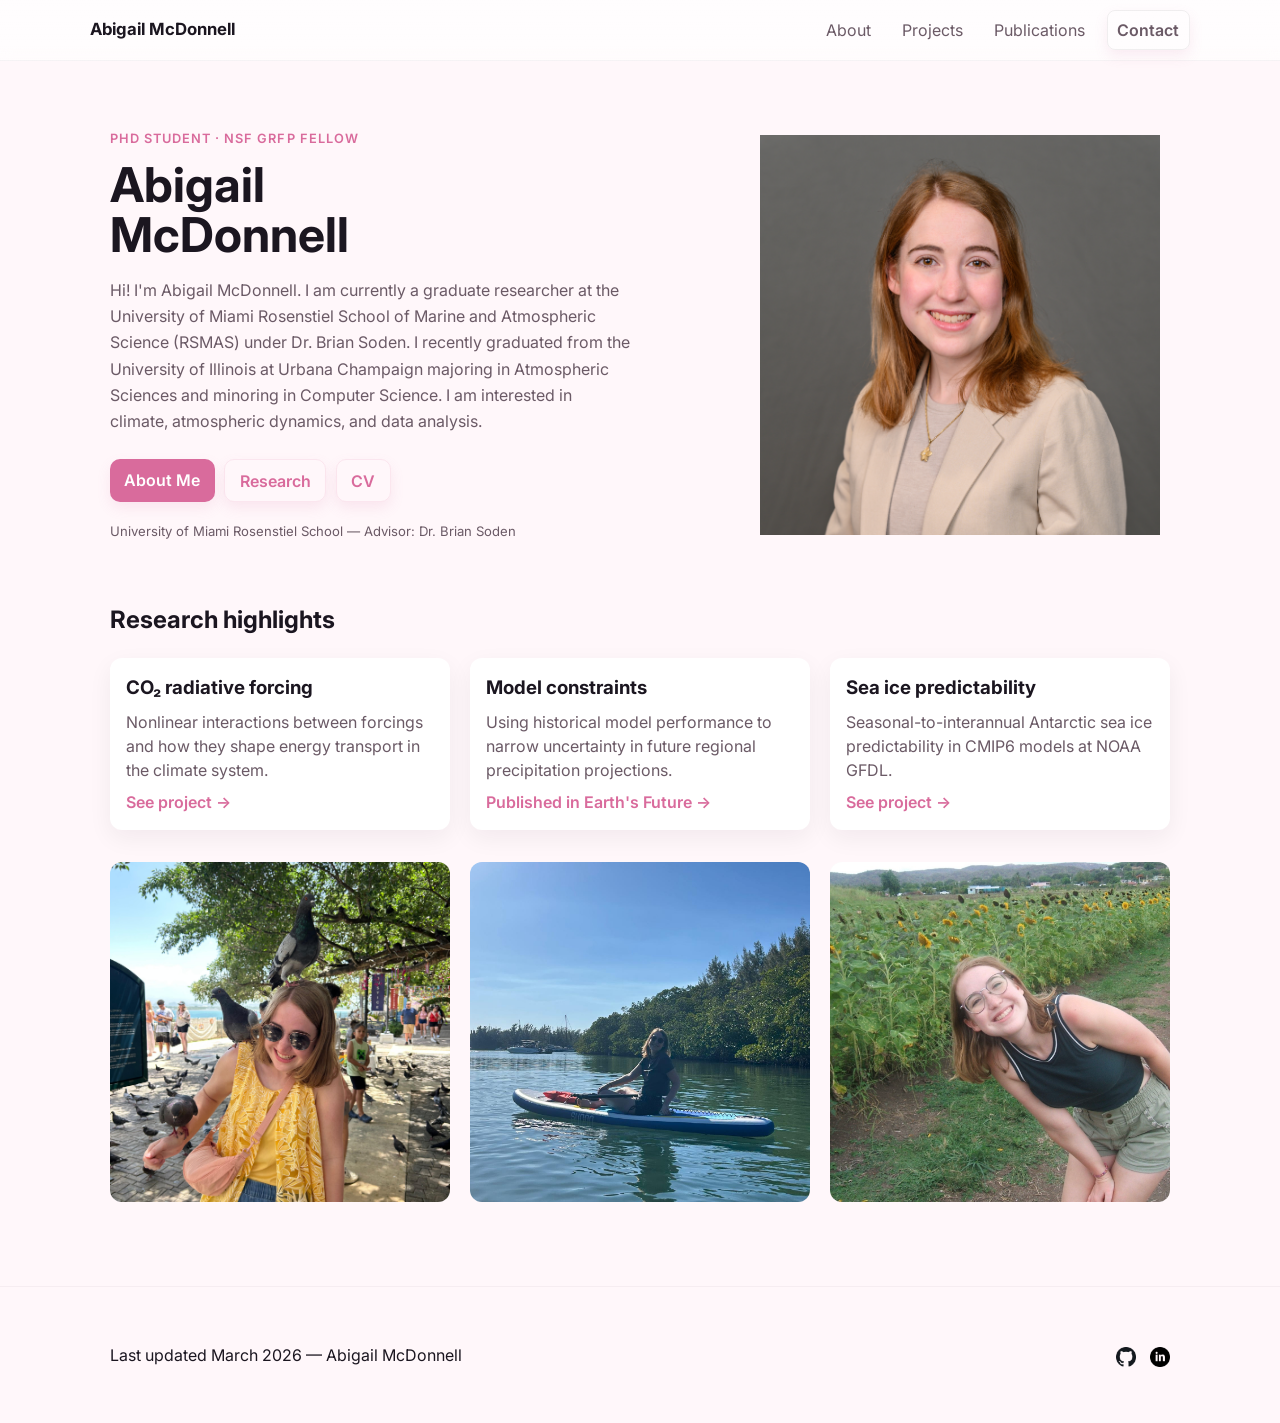
<file: index.html>
<!doctype html>
<html lang="en">
<head>
  <meta charset="utf-8" />
  <meta name="viewport" content="width=device-width,initial-scale=1" />
  <title>Abigail McDonnell — Home</title>
  <meta name="description" content="Abigail McDonnell" />
  <link rel="stylesheet" href="index.css" />
  <link href="https://fonts.googleapis.com/css2?family=Inter:wght@300;400;600;700&display=swap" rel="stylesheet">
  <style>
    /* HERO PHOTO */
  .hero-photo {
    width: 100%;
    max-width: 400px;
    height: 400px;
    object-fit: cover;
    object-position: top center; /* focus on the top so forehead shows */
    display: block;
    margin: 0 auto;
    border: none;
    box-shadow: none;
    border-radius: 0;
  }

    /* HOBBY GRID */
    .hobby-grid {
      display: grid;
      grid-template-columns: repeat(auto-fit, minmax(250px, 1fr));
      gap: 20px;
      margin-top: 2rem;
    }

    .hobby-card {
      position: relative;
      overflow: hidden;
      border-radius: 12px;
      background: #f8f8f8;
      transition: transform 0.2s;
    }

    .hobby-card:hover {
      transform: translateY(-5px);
    }

    /* Maintain square aspect ratio for photos */
    .hobby-card::before {
      content: "";
      display: block;
      padding-top: 100%; /* square container */
    }

    .hobby-photo {
      position: absolute;
      top: 0;
      left: 0;
      width: 100%;
      height: 100%;
      object-fit: cover;
      display: block;
    }
  </style>
</head>
<body>
  <header class="site-header">
    <div class="container header-inner">
      <div class="brand">
        <a href="index.html" class="brand-link">Abigail McDonnell</a>
      </div>
      <nav class="main-nav" aria-label="Primary">
        <ul class="nav-list">
          <li><a href="about.html">About</a></li>
          <li><a href="projects.html">Projects</a></li>
          <li><a href="publications.html">Publications</a></li>
          <li><a href="contact.html" class="btn btn--outline">Contact</a></li>
        </ul>
      </nav>
    </div>
  </header>

  <main class="container">

    <!-- HERO SECTION -->
    <section class="hero-split">
      <div class="hero-text">
        <p class="hero-eyebrow">PhD Student · NSF GRFP Fellow</p>
        <h1 class="hero-name">Abigail<br>McDonnell</h1>
        <p class="hero-lede"> Hi! I'm Abigail McDonnell. I am currently a graduate researcher at the University of Miami Rosenstiel School of Marine and Atmospheric Science (RSMAS) under Dr. Brian Soden. I recently graduated from the University of Illinois at Urbana Champaign majoring in Atmospheric Sciences and minoring in Computer Science. I am interested in climate, atmospheric dynamics, and data analysis. </p>
        <div class="hero-actions">
          <a href="about.html" class="btn">About Me</a>
          <a href="projects.html" class="btn btn--ghost">Research</a>
          <a href="./research_figs/cv.pdf" class="btn btn--ghost">CV</a>
        </div>
        <p class="hero-affil">University of Miami Rosenstiel School &mdash; Advisor: Dr. Brian Soden</p>
      </div>

      <div class="hero-visual">
      <img src="./images/prof_headshot.JPG" alt="Abigail McDonnell" class="hero-photo" onerror="this.style.display='none';">
    </div>
    </section>

        <!-- HIGHLIGHTS -->
    <section class="quick-links">
      <h2>Research highlights</h2>
      <div class="grid grid--3">
        <article class="card">
          <h3>CO₂ radiative forcing</h3>
          <p>Nonlinear interactions between forcings and how they shape energy transport in the climate system.</p>
          <a href="project-co2.html" class="link">See project →</a>
        </article>
        <article class="card">
          <h3>Model constraints</h3>
          <p>Using historical model performance to narrow uncertainty in future regional precipitation projections.</p>
          <a href="https://doi.org/10.1029/2024EF004844" target="_blank" rel="noopener" class="link">Published in Earth's Future →</a>
        </article>
        <article class="card">
          <h3>Sea ice predictability</h3>
          <p>Seasonal-to-interannual Antarctic sea ice predictability in CMIP6 models at NOAA GFDL.</p>
          <a href="projects.html" class="link">See project →</a>
        </article>
      </div>
    </section>


    <!-- HOBBY PHOTOS SECTION -->
    <section class="hobby-section">
      <div class="hobby-grid">
        <div class="hobby-card">
          <img src="./images/pr_pigeon.JPG" alt="Pigeon photo" class="hobby-photo">
        </div>
        <div class="hobby-card">
          <img src="./images/paddleboard.JPG" alt="Paddleboarding photo" class="hobby-photo">
        </div>
        <div class="hobby-card">
          <img src="./images/pr_sunflower.jpg" alt="Sunflower photo" class="hobby-photo">
        </div>
      </div>
    </section>

  </main>

  <footer class="site-footer">
    <div class="container footer-inner">
      <div class="footer-left">
        <p>Last updated March 2026 — Abigail McDonnell</p>
      </div>
      <div class="footer-right">
        <a href="https://github.com/abigailmcdonnell" aria-label="GitHub"><img src="./images/github_black.png" alt="GitHub" class="icon"></a>
        <a href="https://www.linkedin.com/in/ammcdonnell" aria-label="LinkedIn"><img src="./images/linkedin_black.png" alt="LinkedIn" class="icon"></a>
      </div>
    </div>
  </footer>
</body>
</html>
</file>
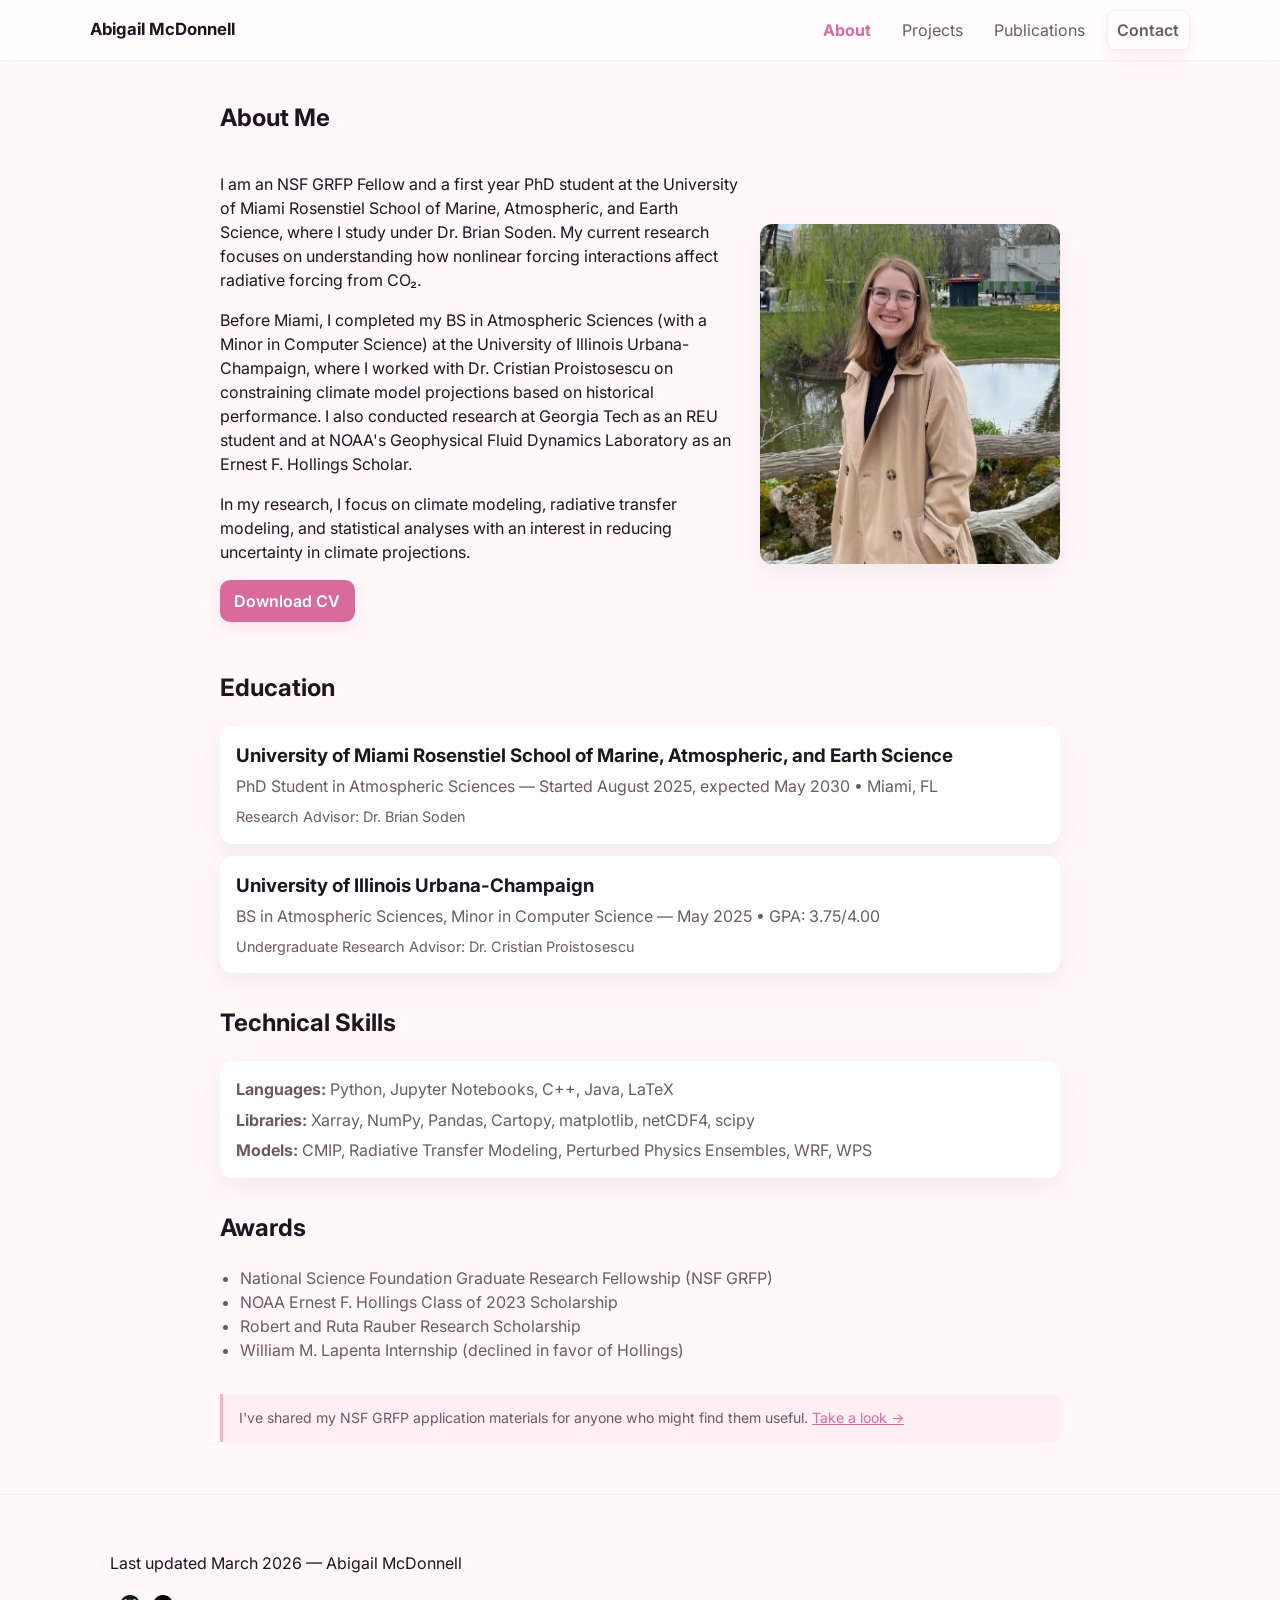
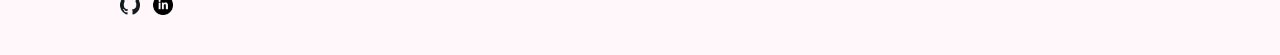
<file: about.html>
<!doctype html>
<html lang="en">
<head>
  <meta charset="utf-8" />
  <meta name="viewport" content="width=device-width,initial-scale=1" />
  <title>About — Abigail McDonnell</title>
  <meta name="description" content="About Abigail McDonnell" />
  <link rel="stylesheet" href="index.css" />
  <link href="https://fonts.googleapis.com/css2?family=Inter:wght@300;400;600;700&display=swap" rel="stylesheet">
</head>
<body>
  <header class="site-header">
    <div class="container header-inner">
      <div class="brand">
        <a href="index.html" class="brand-link">Abigail McDonnell</a>
      </div>
      <nav class="main-nav" aria-label="Primary">
        <ul class="nav-list">
          <li><a href="about.html" class="active">About</a></li>
          <li><a href="projects.html">Projects</a></li>
          <li><a href="publications.html">Publications</a></li>
          <li><a href="contact.html" class="btn btn--outline">Contact</a></li>
        </ul>
      </nav>
    </div>
  </header>

  <main class="container narrow">
    <section class="about">
      <h1>About Me</h1>
      <div class="about-grid">
        <div class="about-text">
          <p>I am an NSF GRFP Fellow and a first year PhD student at the University of Miami Rosenstiel School of Marine, Atmospheric, and Earth Science, where I study under Dr. Brian Soden. My current research focuses on understanding how nonlinear forcing interactions affect radiative forcing from CO₂.</p>
          <p>Before Miami, I completed my BS in Atmospheric Sciences (with a Minor in Computer Science) at the University of Illinois Urbana-Champaign, where I worked with Dr. Cristian Proistosescu on constraining climate model projections based on historical performance. I also conducted research at Georgia Tech as an REU student and at NOAA's Geophysical Fluid Dynamics Laboratory as an Ernest F. Hollings Scholar.</p>
          <p>In my research, I focus on climate modeling, radiative transfer modeling, and statistical analyses with an interest in reducing uncertainty in climate projections.</p>
          <p><a class="btn" href="./research_figs/cv.pdf">Download CV</a></p>
        </div>
        <div class="about-photo">
          <img src="./images/abby_mcdonnell.jpg" alt="Abigail McDonnell">
        </div>
      </div>

      <h2 style="margin-top:2rem">Education</h2>
      <div class="card" style="margin-bottom:0.75rem">
        <h3 style="margin-bottom:0.25rem">University of Miami Rosenstiel School of Marine, Atmospheric, and Earth Science</h3>
        <p style="margin:0;color:var(--muted)">PhD Student in Atmospheric Sciences &mdash; Started August 2025, expected May 2030 &bull; Miami, FL</p>
        <p style="margin:0.5rem 0 0;color:var(--muted);font-size:0.9rem"> Research Advisor: Dr. Brian Soden</p>
      </div>
      <div class="card">
        <h3 style="margin-bottom:0.25rem">University of Illinois Urbana-Champaign</h3>
        <p style="margin:0;color:var(--muted)">BS in Atmospheric Sciences, Minor in Computer Science &mdash; May 2025 &bull; GPA: 3.75/4.00</p>
        <p style="margin:0.5rem 0 0;color:var(--muted);font-size:0.9rem"> Undergraduate Research Advisor: Dr. Cristian Proistosescu</p>
        <!-- <p style="margin:0.5rem 0 0;color:var(--muted);font-size:0.9rem">Coursework: Computing &amp; Data Analysis, Climate Processes, Radiative Transfer, Remote Sensing, Data Structures, Discrete Structures</p> -->
      </div>

      <h2 style="margin-top:2rem">Technical Skills</h2>
      <div class="card">
        <p style="margin:0 0 0.4rem"><strong>Languages:</strong> Python, Jupyter Notebooks, C++, Java, LaTeX</p>
        <p style="margin:0 0 0.4rem"><strong>Libraries:</strong> Xarray, NumPy, Pandas, Cartopy, matplotlib, netCDF4, scipy</p>
        <p style="margin:0"><strong>Models:</strong> CMIP, Radiative Transfer Modeling, Perturbed Physics Ensembles, WRF, WPS</p>
      </div>

      <h2 style="margin-top:2rem">Awards</h2>
      <ul class="pub-list">
        <li>National Science Foundation Graduate Research Fellowship (NSF GRFP)</li>
        <li>NOAA Ernest F. Hollings Class of 2023 Scholarship</li>
        <li>Robert and Ruta Rauber Research Scholarship</li>
        <li>William M. Lapenta Internship (declined in favor of Hollings)</li>
      </ul>

      <!-- GRFP note — small, unobtrusive -->
      <div class="grfp-note">
        <p>I've shared my NSF GRFP application materials for anyone who might find them useful. <a href="grfp.html">Take a look →</a></p>
      </div>

    </section>
  </main>

  <footer class="site-footer">
    <div class="container footer-inner">
      <div class="footer-left"><p> Last updated March 2026 — Abigail McDonnell
      <div class="footer-right">
        <a href="https://github.com/abigailmcdonnell" aria-label="GitHub"><img src="./images/github_black.png" alt="GitHub" class="icon"></a>
        <a href="https://www.linkedin.com/in/ammcdonnell" aria-label="LinkedIn"><img src="./images/linkedin_black.png" alt="LinkedIn" class="icon"></a>
      </div>
    </div>
  </footer>
</body>
</html>
</file>
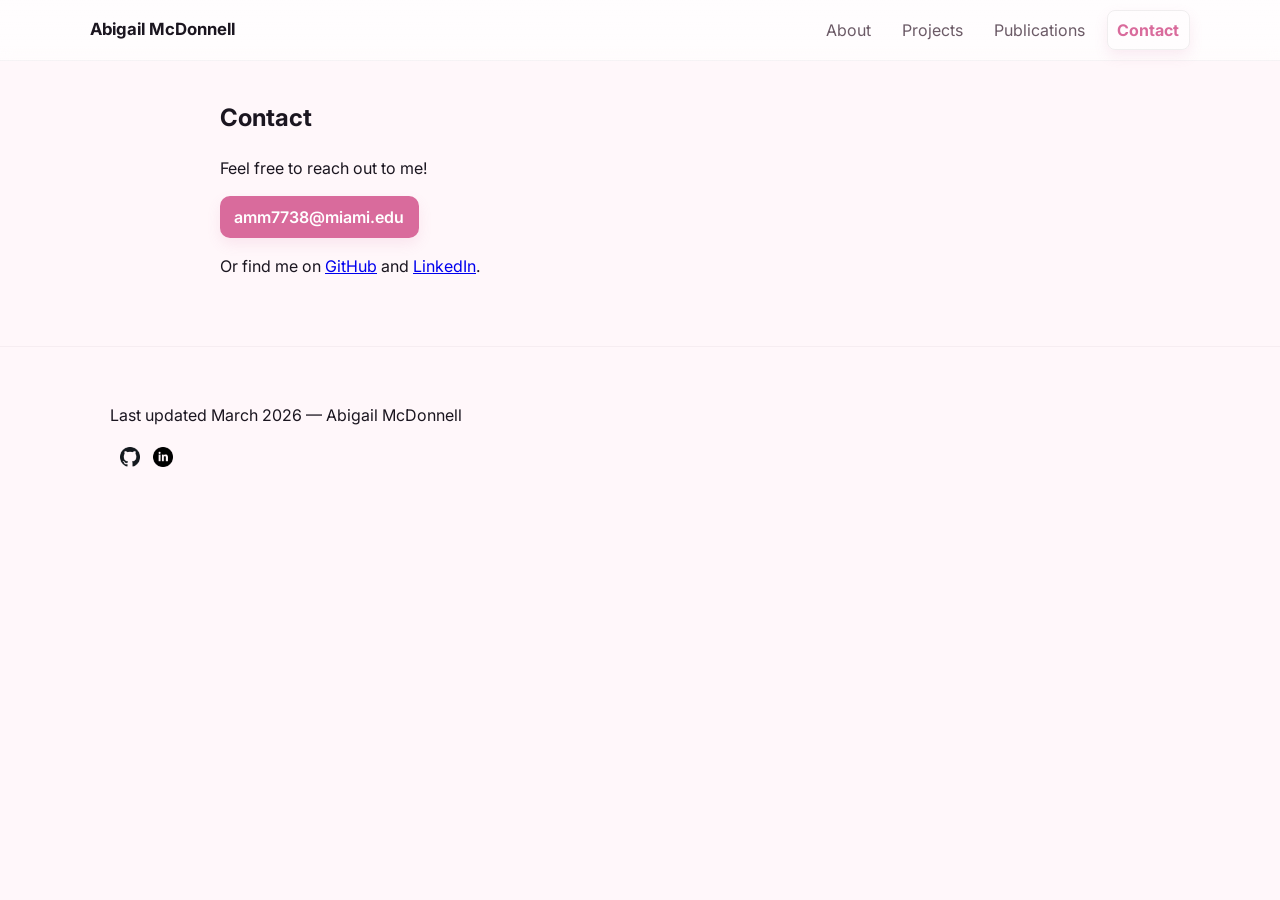
<file: contact.html>
<!doctype html>
<html lang="en">
<head>
  <meta charset="utf-8" />
  <meta name="viewport" content="width=device-width,initial-scale=1" />
  <title>Contact — Abigail McDonnell</title>
  <meta name="description" content="Contact information for Abigail McDonnell" />
  <link rel="stylesheet" href="index.css" />
  <link href="https://fonts.googleapis.com/css2?family=Inter:wght@300;400;600;700&display=swap" rel="stylesheet">
</head>
<body>
  <header class="site-header">
    <div class="container header-inner">
      <div class="brand"><a href="index.html" class="brand-link">Abigail McDonnell</a></div>
      <nav class="main-nav" aria-label="Primary">
        <ul class="nav-list">
          <li><a href="about.html">About</a></li>
          <li><a href="projects.html">Projects</a></li>
          <li><a href="publications.html">Publications</a></li>
          <li><a href="contact.html" class="active btn btn--outline">Contact</a></li>
        </ul>
      </nav>
    </div>
  </header>

  <main class="container narrow">
    <section class="contact">
      <h1>Contact</h1>
      <p>Feel free to reach out to me!</p>
      <p><a href="mailto:amm7738@miami.edu" class="btn">amm7738@miami.edu</a></p>
      <p>Or find me on <a href="https://github.com/abigailmcdonnell">GitHub</a> and <a href="https://www.linkedin.com/in/ammcdonnell">LinkedIn</a>.</p>
    </section>
  </main>

  <footer class="site-footer">
    <div class="container footer-inner">
            <div class="footer-left"><p> Last updated March 2026 — Abigail McDonnell
      <div class="footer-right">
        <a href="https://github.com/abigailmcdonnell"><img src="./images/github_black.png" alt="GitHub" class="icon"></a>
        <a href="https://www.linkedin.com/in/ammcdonnell" aria-label="LinkedIn"><img src="./images/linkedin_black.png" alt="LinkedIn" class="icon"></a>
      </div>
    </div>
  </footer>
</body>
</html>
</file>
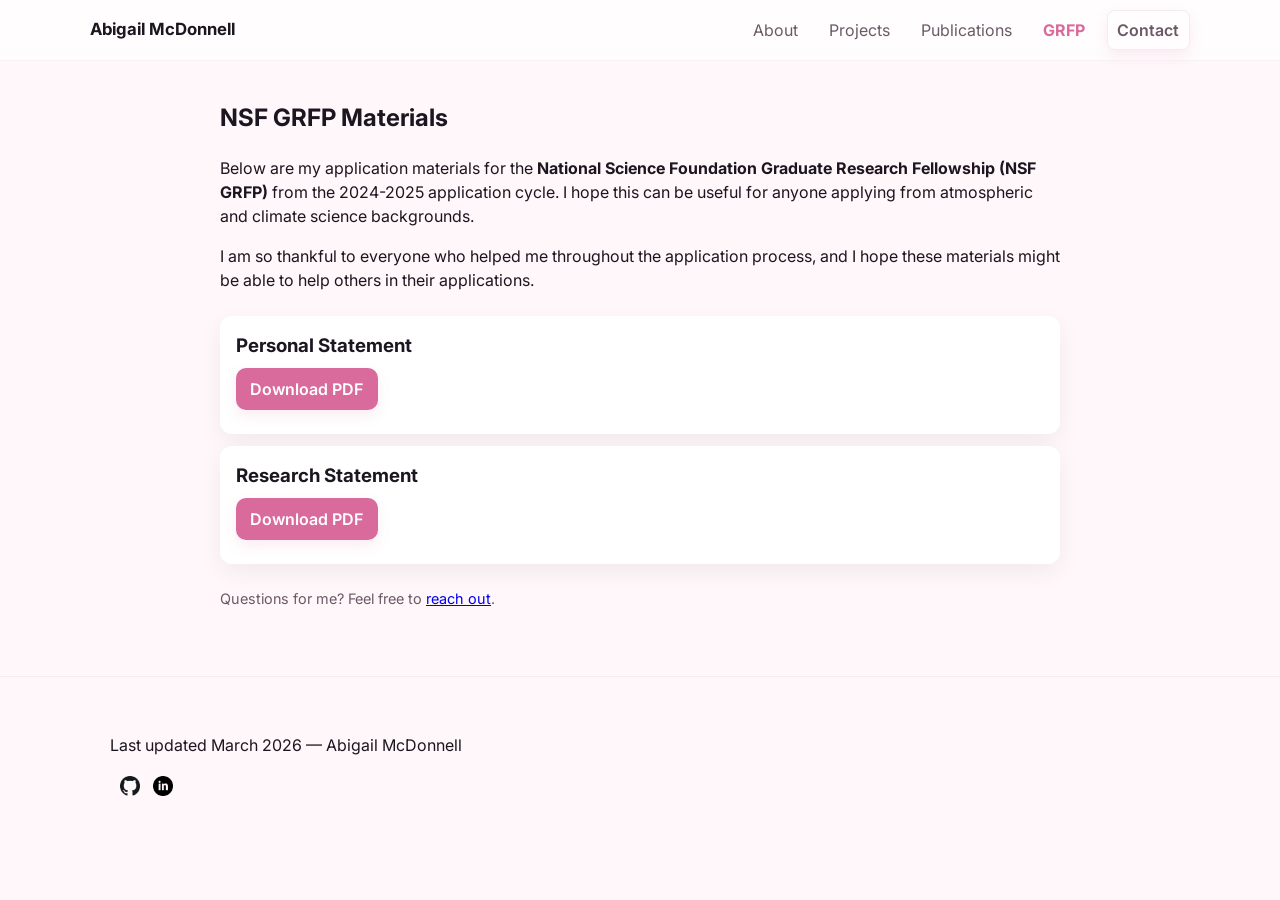
<file: grfp.html>
<!doctype html>
<html lang="en">
<head>
  <meta charset="utf-8" />
  <meta name="viewport" content="width=device-width,initial-scale=1" />
  <title>GRFP — Abigail McDonnell</title>
  <meta name="description" content="NSF GRFP application materials by Abigail McDonnell" />
  <link rel="stylesheet" href="index.css" />
  <link href="https://fonts.googleapis.com/css2?family=Inter:wght@300;400;600;700&display=swap" rel="stylesheet">
</head>
<body>
  <header class="site-header">
    <div class="container header-inner">
      <div class="brand"><a href="index.html" class="brand-link">Abigail McDonnell</a></div>
      <nav class="main-nav" aria-label="Primary">
        <ul class="nav-list">
          <li><a href="about.html">About</a></li>
          <li><a href="projects.html">Projects</a></li>
          <li><a href="publications.html">Publications</a></li>
          <li><a href="grfp.html" class="active">GRFP</a></li>
          <li><a href="contact.html" class="btn btn--outline">Contact</a></li>
        </ul>
      </nav>
    </div>
  </header>

  <main class="container narrow">
    <section class="grfp">
      <h1>NSF GRFP Materials</h1>
      <p> Below are my application materials for the <strong>National Science Foundation Graduate Research Fellowship (NSF GRFP)</strong> from the 2024-2025 application cycle. I hope this can be useful for anyone applying from atmospheric and climate science backgrounds.</p>
      <p> I am so thankful to everyone who helped me throughout the application process, and I hope these materials might be able to help others in their applications.</p>

      <!-- ═══════════════════════════════════════════════════════════
           PERSONAL STATEMENT
           Add a description and/or a download link below.
           ═══════════════════════════════════════════════════════════ -->
      <div class="card" style="margin-top:1.5rem">
        <h3>Personal Statement</h3>
        <p><a href="./grfp/personal_statement.pdf" class="btn" download>Download PDF</a></p> 
        <!-- <p style="color:var(--muted);font-size:0.9rem;font-style:italic">Upload your PDF to the <code>grfp/</code> folder and uncomment the link above.</p> -->
      </div>

      <!-- ═══════════════════════════════════════════════════════════
           RESEARCH STATEMENT
           ═══════════════════════════════════════════════════════════ -->
      <div class="card" style="margin-top:0.75rem">
        <h3>Research Statement</h3>
        <p><a href="./grfp/research_statement.pdf" class="btn" download>Download PDF</a></p>
        <!-- <p style="color:var(--muted);font-size:0.9rem;font-style:italic">Upload your PDF to the <code>grfp/</code> folder and uncomment the link above.</p> -->
      </div>

      <!-- ═══════════════════════════════════════════════════════════
           ADDITIONAL MATERIALS — add more cards as needed
           ═══════════════════════════════════════════════════════════ -->

      <!-- <h2 style="margin-top:2rem">Tips &amp; Reflections</h2>
      <div class="card">
        <!-- ✏️ Write your advice, reflections, or notes for future applicants here. -->
      <p style="margin-top:1.5rem;color:var(--muted);font-size:0.9rem">
        Questions for me? Feel free to <a href="contact.html">reach out</a>.
      </p>
    </section>
  </main>

  <footer class="site-footer">
    <div class="container footer-inner">
           <div class="footer-left"><p> Last updated March 2026 — Abigail McDonnell
      <div class="footer-right">
        <a href="https://github.com/abigailmcdonnell"><img src="./images/github_black.png" alt="GitHub" class="icon"></a>
        <a href="https://www.linkedin.com/in/ammcdonnell" aria-label="LinkedIn"><img src="./images/linkedin_black.png" alt="LinkedIn" class="icon"></a>
      </div>
    </div>
  </footer>
</body>
</html>
</file>
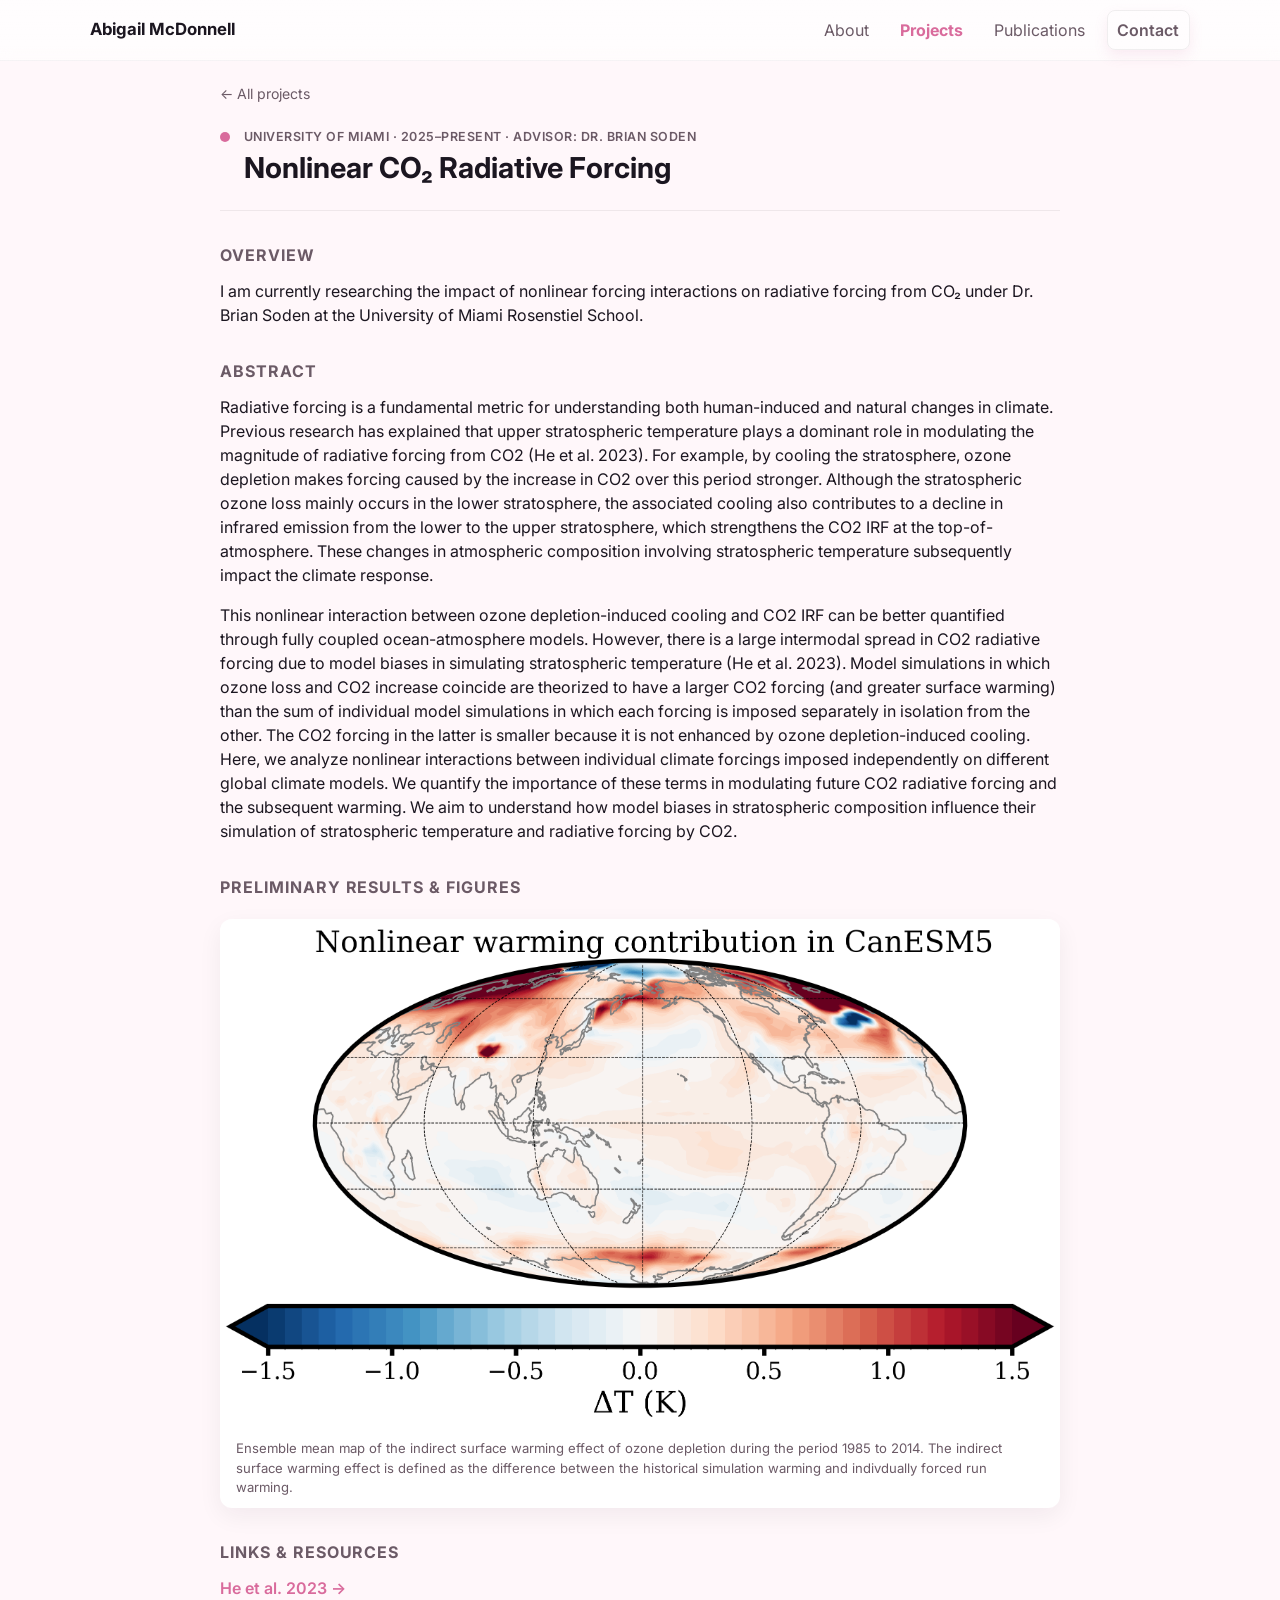
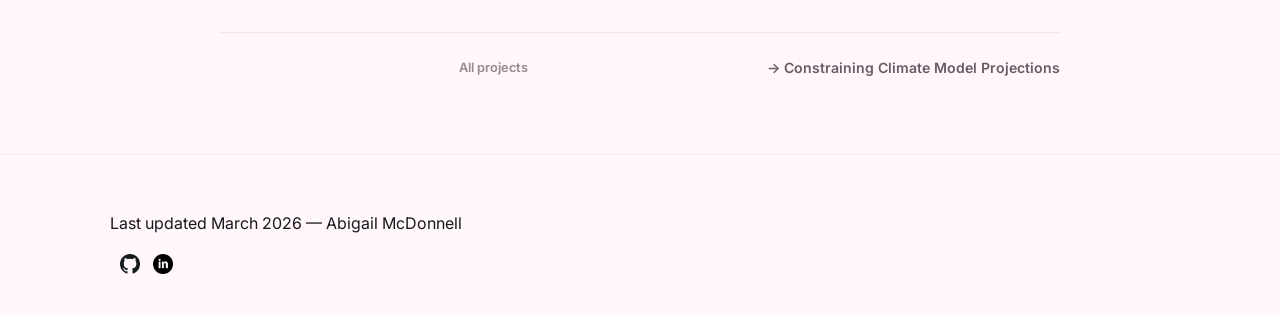
<file: project-co2.html>
<!doctype html>
<html lang="en">
<head>
  <meta charset="utf-8" />
  <meta name="viewport" content="width=device-width,initial-scale=1" />
  <title>Nonlinear CO₂ Radiative Forcing — Abigail McDonnell</title>
  <link rel="stylesheet" href="index.css" />
  <link href="https://fonts.googleapis.com/css2?family=Inter:wght@300;400;600;700&display=swap" rel="stylesheet">
</head>
<body>
  <header class="site-header">
    <div class="container header-inner">
      <div class="brand"><a href="index.html" class="brand-link">Abigail McDonnell</a></div>
      <nav class="main-nav" aria-label="Primary">
        <ul class="nav-list">
          <li><a href="about.html">About</a></li>
          <li><a href="projects.html" class="active">Projects</a></li>
          <li><a href="publications.html">Publications</a></li>
          <li><a href="contact.html" class="btn btn--outline">Contact</a></li>
        </ul>
      </nav>
    </div>
  </header>

  <main class="container narrow">
    <a href="projects.html" class="proj-back">← All projects</a>

    <article class="proj-detail">
      <div class="proj-detail-header">
        <span class="proj-list-dot dot-pink" style="margin-top:0.3rem;flex-shrink:0"></span>
        <div>
          <p class="proj-list-meta" style="margin:0 0 0.3rem">University of Miami · 2025–Present · Advisor: Dr. Brian Soden</p>
          <h1 class="proj-detail-title">Nonlinear CO₂ Radiative Forcing</h1>
        </div>
      </div>

      <!-- ══════════════════════════════════════════
           OVERVIEW — edit this section
      ══════════════════════════════════════════ -->
      <section class="proj-detail-section">
        <h2>Overview</h2>
        I am currently researching the impact of nonlinear forcing interactions on radiative forcing from CO₂ under Dr. Brian Soden at the University of Miami Rosenstiel School. 
        <!-- ✏️ Add more context, motivation, or background here -->
      </section>

      <!-- ══════════════════════════════════════════
           METHODS — edit this section
      ══════════════════════════════════════════ -->
      <section class="proj-detail-section">
        <h2>Abstract</h2>
        Radiative forcing is a fundamental metric for understanding both human-induced and natural
changes in climate. Previous research has explained that upper stratospheric temperature plays a dominant role in modulating the magnitude of radiative forcing from CO2 (He et al. 2023). For example, by cooling the stratosphere, ozone depletion makes forcing caused by the increase in CO2 over this period stronger. Although the stratospheric ozone loss mainly occurs in the lower stratosphere, the associated cooling also contributes to a decline in infrared emission from the lower to the upper stratosphere, which strengthens the CO2 IRF at the top-of-atmosphere. These changes in atmospheric composition involving stratospheric temperature subsequently impact the climate response.

        <p></p>This nonlinear interaction between ozone depletion-induced cooling and CO2 IRF can be better
quantified through fully coupled ocean-atmosphere models. However, there is a large intermodal spread in CO2 radiative forcing due to model biases in simulating stratospheric temperature (He et al. 2023). Model simulations in which ozone loss and CO2 increase coincide are theorized to  have a larger CO2 forcing (and greater surface warming) than the sum of individual model simulations in which each forcing is imposed separately in isolation from the other. The CO2 forcing in the latter is smaller because it is not enhanced by ozone depletion-induced cooling. Here, we analyze nonlinear interactions between individual climate forcings imposed independently on different global climate models. We quantify the importance of these terms in modulating future CO2 radiative forcing and the subsequent warming. We aim to understand how model biases in stratospheric composition influence their simulation of stratospheric temperature and radiative forcing by CO2.

      </section>

      <!-- ══════════════════════════════════════════
           RESULTS — edit this section
      ══════════════════════════════════════════ -->
      <section class="proj-detail-section">
        <h2>Preliminary Results &amp; Figures</h2>
             <figure class="proj-figure">
               <img src="./research_figs/CanESM5_nonlinear_fig.png" alt="Description">
               <figcaption>Ensemble mean map of the indirect surface warming effect of ozone depletion during the period 1985 to 2014. The indirect surface warming effect is defined as the difference between the historical simulation warming and indivdually forced run warming.</figcaption>
             </figure>
       

      </section>

      <!-- ══════════════════════════════════════════
           LINKS — edit this section
      ══════════════════════════════════════════ -->
      <section class="proj-detail-section">
        <h2>Links &amp; resources</h2>
        <ul class="proj-links-list">
          <!-- ✏️ Uncomment and fill in as needed:
          <li><a href="https://doi.org/..." class="link" target="_blank" rel="noopener">Published paper →</a></li>
          <li><a href="https://github.com/abigailmcdonnell/..." class="link" target="_blank" rel="noopener">GitHub repository →</a></li>
          <li><a href="./images/poster.pdf" class="link">Conference poster (PDF) →</a></li>
          -->
          <li><a href="https://www.science.org/doi/full/10.1126/science.abq6872" class="link" target="_blank" rel="noopener">He et al. 2023 →</a></li>
        </ul>
      </section>

    </article>

    <!-- Prev / Next navigation -->
    <nav class="proj-nav">
      <span></span>
      <a href="projects.html" class="proj-nav-link proj-nav-all">All projects</a>
      <a href="project-constraints.html" class="proj-nav-link">→ Constraining Climate Model Projections</a>
    </nav>

  </main>

  <footer class="site-footer">
    <div class="container footer-inner">
            <div class="footer-left"><p> Last updated March 2026 — Abigail McDonnell
      <div class="footer-right">
        <a href="https://github.com/abigailmcdonnell"><img src="./images/github_black.png" alt="GitHub" class="icon"></a>
        <a href="https://www.linkedin.com/in/ammcdonnell" aria-label="LinkedIn"><img src="./images/linkedin_black.png" alt="LinkedIn" class="icon"></a>
      </div>
    </div>
  </footer>
</body>
</html>
</file>
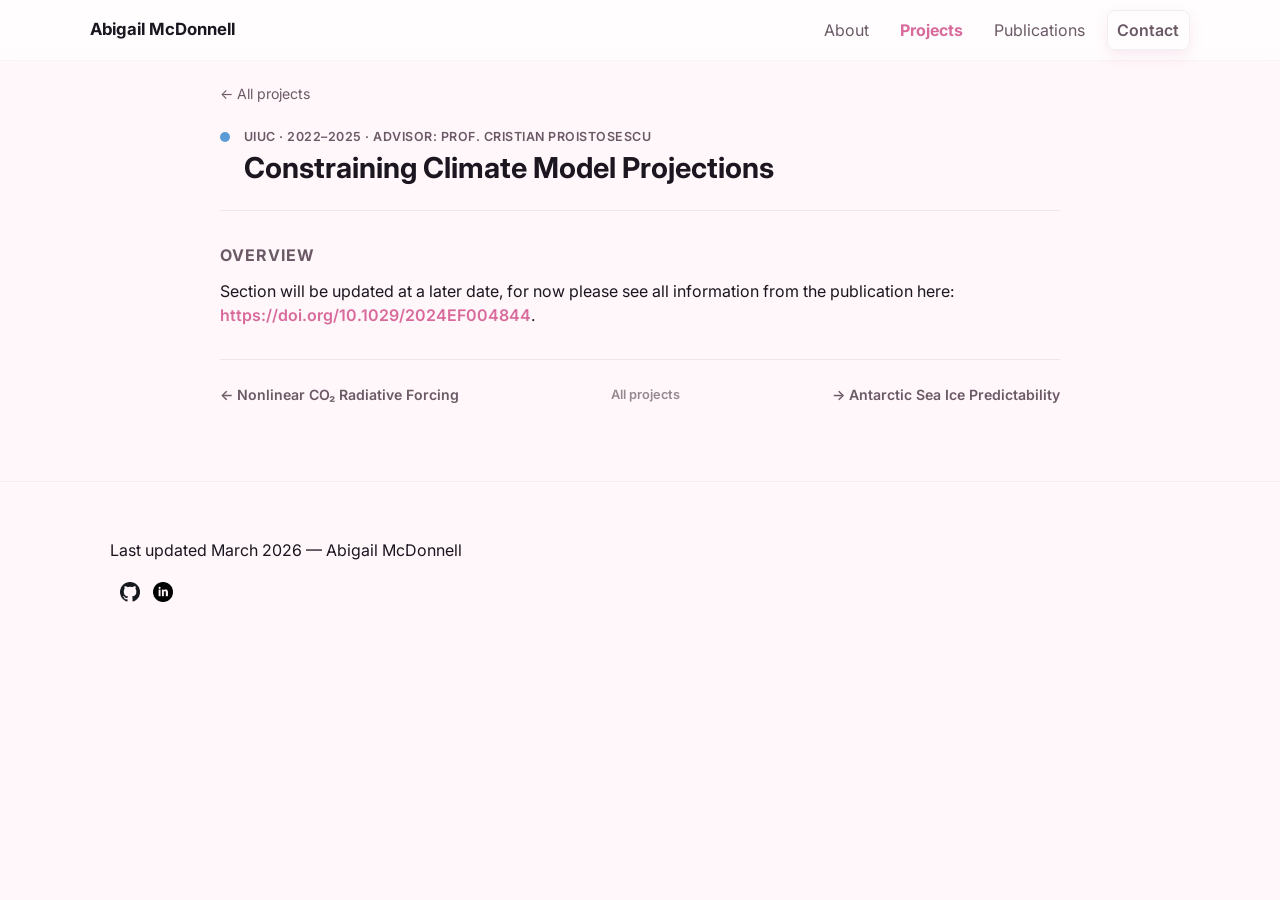
<file: project-constraints.html>
<!doctype html>
<html lang="en">
<head>
  <meta charset="utf-8" />
  <meta name="viewport" content="width=device-width,initial-scale=1" />
  <title>Constraining Climate Model Projections — Abigail McDonnell</title>
  <link rel="stylesheet" href="index.css" />
  <link href="https://fonts.googleapis.com/css2?family=Inter:wght@300;400;600;700&display=swap" rel="stylesheet">
</head>
<body>
  <header class="site-header">
    <div class="container header-inner">
      <div class="brand"><a href="index.html" class="brand-link">Abigail McDonnell</a></div>
      <nav class="main-nav" aria-label="Primary">
        <ul class="nav-list">
          <li><a href="about.html">About</a></li>
          <li><a href="projects.html" class="active">Projects</a></li>
          <li><a href="publications.html">Publications</a></li>
          <li><a href="contact.html" class="btn btn--outline">Contact</a></li>
        </ul>
      </nav>
    </div>
  </header>

  <main class="container narrow">
    <a href="projects.html" class="proj-back">← All projects</a>

    <article class="proj-detail">
      <div class="proj-detail-header">
        <span class="proj-list-dot dot-blue" style="margin-top:0.3rem;flex-shrink:0"></span>
        <div>
          <p class="proj-list-meta" style="margin:0 0 0.3rem">UIUC · 2022–2025 · Advisor: Prof. Cristian Proistosescu</p>
          <h1 class="proj-detail-title">Constraining Climate Model Projections</h1>
        </div>
      </div>

      <!-- ══════════════════════════════════════════
           OVERVIEW — edit this section
      ══════════════════════════════════════════ -->
      <section class="proj-detail-section">
        <h2>Overview</h2>
        Section will be updated at a later date, for now please see all information from the publication here: <a href="https://doi.org/10.1029/2024EF004844" target="_blank" rel="noopener" class="link">https://doi.org/10.1029/2024EF004844</a>.
        <!-- ✏️ Add more context, motivation, or background here -->
      </section>

    </article>

    <!-- Prev / Next navigation -->
    <nav class="proj-nav">
      <a href="project-co2.html" class="proj-nav-link">← Nonlinear CO₂ Radiative Forcing</a>
      <a href="projects.html" class="proj-nav-link proj-nav-all">All projects</a>
      <a href="project-seaice.html" class="proj-nav-link">→ Antarctic Sea Ice Predictability</a>
    </nav>

  </main>

  <footer class="site-footer">
    <div class="container footer-inner">
            <div class="footer-left"><p> Last updated March 2026 — Abigail McDonnell
      <div class="footer-right">
        <a href="https://github.com/abigailmcdonnell"><img src="./images/github_black.png" alt="GitHub" class="icon"></a>
        <a href="https://www.linkedin.com/in/ammcdonnell" aria-label="LinkedIn"><img src="./images/linkedin_black.png" alt="LinkedIn" class="icon"></a>
      </div>
    </div>
  </footer>
</body>
</html>
</file>
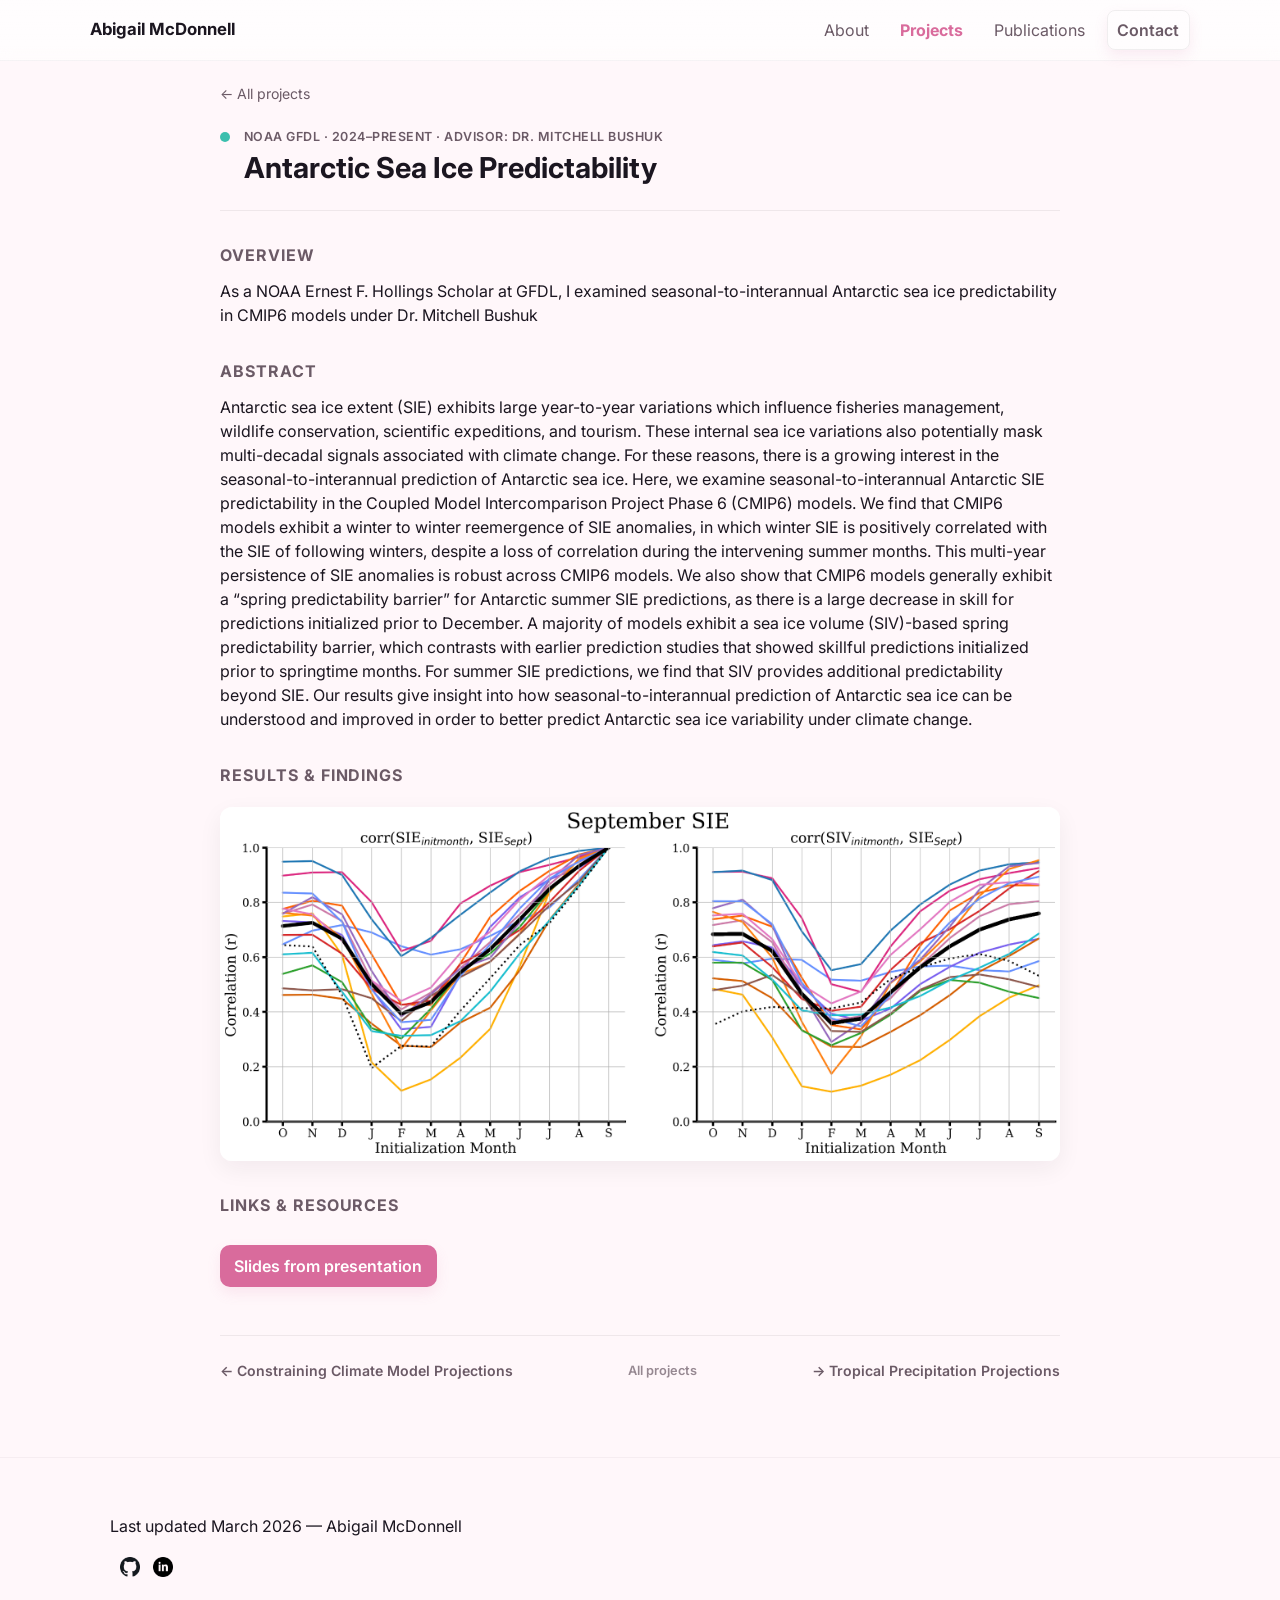
<file: project-seaice.html>
<!doctype html>
<html lang="en">
<head>
  <meta charset="utf-8" />
  <meta name="viewport" content="width=device-width,initial-scale=1" />
  <title>Antarctic Sea Ice Predictability — Abigail McDonnell</title>
  <link rel="stylesheet" href="index.css" />
  <link href="https://fonts.googleapis.com/css2?family=Inter:wght@300;400;600;700&display=swap" rel="stylesheet">
</head>
<body>
  <header class="site-header">
    <div class="container header-inner">
      <div class="brand"><a href="index.html" class="brand-link">Abigail McDonnell</a></div>
      <nav class="main-nav" aria-label="Primary">
        <ul class="nav-list">
          <li><a href="about.html">About</a></li>
          <li><a href="projects.html" class="active">Projects</a></li>
          <li><a href="publications.html">Publications</a></li>
          <li><a href="contact.html" class="btn btn--outline">Contact</a></li>
        </ul>
      </nav>
    </div>
  </header>

  <main class="container narrow">
    <a href="projects.html" class="proj-back">← All projects</a>

    <article class="proj-detail">
      <div class="proj-detail-header">
        <span class="proj-list-dot dot-teal" style="margin-top:0.3rem;flex-shrink:0"></span>
        <div>
          <p class="proj-list-meta" style="margin:0 0 0.3rem">NOAA GFDL · 2024–Present · Advisor: Dr. Mitchell Bushuk</p>
          <h1 class="proj-detail-title">Antarctic Sea Ice Predictability</h1>
        </div>
      </div>

      <!-- ══════════════════════════════════════════
           OVERVIEW — edit this section
      ══════════════════════════════════════════ -->
      <section class="proj-detail-section">
        <h2>Overview</h2>
        As a NOAA Ernest F. Hollings Scholar at GFDL, I examined seasonal-to-interannual Antarctic sea ice predictability in CMIP6 models under Dr. Mitchell Bushuk
        <!-- ✏️ Add more context, motivation, or background here -->
      </section>

      <!-- ══════════════════════════════════════════
           METHODS — edit this section
      ══════════════════════════════════════════ -->
      <section class="proj-detail-section">
        <h2>Abstract</h2>
        <!-- ✏️ Describe your approach, data sources, models used, etc. -->
        Antarctic sea ice extent (SIE) exhibits large year-to-year variations which influence fisheries management, wildlife conservation, scientific expeditions, and tourism. These internal sea ice variations also potentially mask multi-decadal signals associated with climate change. For these reasons, there is a growing interest in the seasonal-to-interannual prediction of Antarctic sea ice. Here, we examine seasonal-to-interannual Antarctic SIE predictability in the Coupled Model Intercomparison Project Phase 6 (CMIP6) models. We find that CMIP6 models exhibit a winter to winter reemergence of SIE anomalies, in which winter SIE is positively correlated with the SIE of following winters, despite a loss of correlation during the intervening summer months. This multi-year persistence of SIE anomalies is robust across CMIP6 models. We also show that CMIP6 models generally exhibit a “spring predictability barrier” for Antarctic summer SIE predictions, as there is a large decrease in skill for predictions initialized prior to December. A majority of models exhibit a sea ice volume (SIV)-based spring predictability barrier, which contrasts with earlier prediction studies that showed skillful predictions initialized prior to springtime months. For summer SIE predictions, we find that SIV provides additional predictability beyond SIE. Our results give insight into how seasonal-to-interannual prediction of Antarctic sea ice can be understood and improved in order to better predict Antarctic sea ice variability under climate change.
</section>
      <!-- ══════════════════════════════════════════
           RESULTS — edit this section
      ══════════════════════════════════════════ -->
      <section class="proj-detail-section">
        <h2>Results &amp; findings</h2>
             <figure class="proj-figure">
               <img src="./research_figs/gfdlfig1.png" alt="Description">
               <!-- <figcaption>Figure caption here.</figcaption> -->
             </figure>
       
      </section>

      <!-- ══════════════════════════════════════════
           LINKS — edit this section
      ══════════════════════════════════════════ -->
      <section class="proj-detail-section">
        <h2>Links &amp; resources</h2>
        <ul class="proj-links-list">
          <p><a href="./research_figs/gfdlpresentation.pdf" class="btn" download>Slides from presentation</a></p>

        </ul>
      </section>

    </article>

    <!-- Prev / Next navigation -->
    <nav class="proj-nav">
      <a href="project-constraints.html" class="proj-nav-link">← Constraining Climate Model Projections</a>
      <a href="projects.html" class="proj-nav-link proj-nav-all">All projects</a>
      <a href="project-tropical.html" class="proj-nav-link">→ Tropical Precipitation Projections</a>
    </nav>

  </main>

  <footer class="site-footer">
    <div class="container footer-inner">
           <div class="footer-left"><p> Last updated March 2026 — Abigail McDonnell
      <div class="footer-right">
        <a href="https://github.com/abigailmcdonnell"><img src="./images/github_black.png" alt="GitHub" class="icon"></a>
        <a href="https://www.linkedin.com/in/ammcdonnell" aria-label="LinkedIn"><img src="./images/linkedin_black.png" alt="LinkedIn" class="icon"></a>
      </div>
    </div>
  </footer>
</body>
</html>
</file>
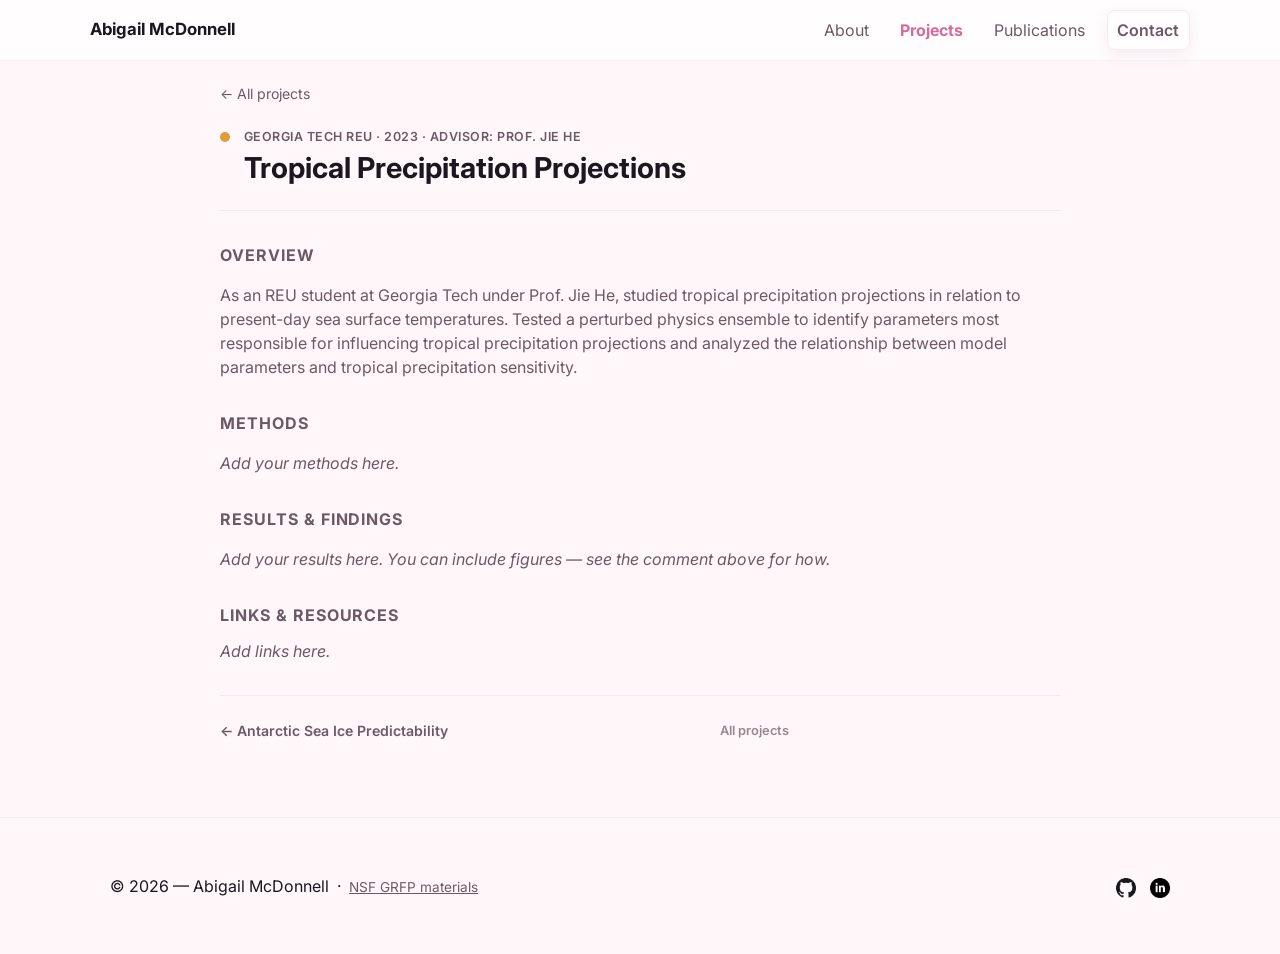
<file: project-tropical.html>
<!doctype html>
<html lang="en">
<head>
  <meta charset="utf-8" />
  <meta name="viewport" content="width=device-width,initial-scale=1" />
  <title>Tropical Precipitation Projections — Abigail McDonnell</title>
  <link rel="stylesheet" href="index.css" />
  <link href="https://fonts.googleapis.com/css2?family=Inter:wght@300;400;600;700&display=swap" rel="stylesheet">
</head>
<body>
  <header class="site-header">
    <div class="container header-inner">
      <div class="brand"><a href="index.html" class="brand-link">Abigail McDonnell</a></div>
      <nav class="main-nav" aria-label="Primary">
        <ul class="nav-list">
          <li><a href="about.html">About</a></li>
          <li><a href="projects.html" class="active">Projects</a></li>
          <li><a href="publications.html">Publications</a></li>
          <li><a href="contact.html" class="btn btn--outline">Contact</a></li>
        </ul>
      </nav>
    </div>
  </header>

  <main class="container narrow">
    <a href="projects.html" class="proj-back">← All projects</a>

    <article class="proj-detail">
      <div class="proj-detail-header">
        <span class="proj-list-dot dot-amber" style="margin-top:0.3rem;flex-shrink:0"></span>
        <div>
          <p class="proj-list-meta" style="margin:0 0 0.3rem">Georgia Tech REU · 2023 · Advisor: Prof. Jie He</p>
          <h1 class="proj-detail-title">Tropical Precipitation Projections</h1>
        </div>
      </div>

      <!-- ══════════════════════════════════════════
           OVERVIEW — edit this section
      ══════════════════════════════════════════ -->
      <section class="proj-detail-section">
        <h2>Overview</h2>
        <p>As an REU student at Georgia Tech under Prof. Jie He, studied tropical precipitation projections in relation to present-day sea surface temperatures. Tested a perturbed physics ensemble to identify parameters most responsible for influencing tropical precipitation projections and analyzed the relationship between model parameters and tropical precipitation sensitivity.</p>
        <!-- ✏️ Add more context, motivation, or background here -->
      </section>

      <!-- ══════════════════════════════════════════
           METHODS — edit this section
      ══════════════════════════════════════════ -->
      <section class="proj-detail-section">
        <h2>Methods</h2>
        <!-- ✏️ Describe your approach, data sources, models used, etc. -->
        <p style="color:var(--muted);font-style:italic">Add your methods here.</p>
      </section>

      <!-- ══════════════════════════════════════════
           RESULTS — edit this section
      ══════════════════════════════════════════ -->
      <section class="proj-detail-section">
        <h2>Results &amp; findings</h2>
        <!-- ✏️ Key findings, figures, tables. To add a figure:
             <figure class="proj-figure">
               <img src="./images/your-figure.png" alt="Description">
               <figcaption>Figure caption here.</figcaption>
             </figure>
        -->
        <p style="color:var(--muted);font-style:italic">Add your results here. You can include figures — see the comment above for how.</p>
      </section>

      <!-- ══════════════════════════════════════════
           LINKS — edit this section
      ══════════════════════════════════════════ -->
      <section class="proj-detail-section">
        <h2>Links &amp; resources</h2>
        <ul class="proj-links-list">
          <!-- ✏️ Uncomment and fill in as needed:
          <li><a href="https://doi.org/..." class="link" target="_blank" rel="noopener">Published paper →</a></li>
          <li><a href="https://github.com/abigailmcdonnell/..." class="link" target="_blank" rel="noopener">GitHub repository →</a></li>
          <li><a href="./images/poster.pdf" class="link">Conference poster (PDF) →</a></li>
          -->
          <li style="color:var(--muted);font-style:italic">Add links here.</li>
        </ul>
      </section>

    </article>

    <!-- Prev / Next navigation -->
    <nav class="proj-nav">
      <a href="project-seaice.html" class="proj-nav-link">← Antarctic Sea Ice Predictability</a>
      <a href="projects.html" class="proj-nav-link proj-nav-all">All projects</a>
      <span></span>
    </nav>

  </main>

  <footer class="site-footer">
    <div class="container footer-inner">
      <div class="footer-left"><p>&copy; 2026 — Abigail McDonnell &nbsp;·&nbsp; <a href="grfp.html" style="color:var(--muted);font-size:0.85rem">NSF GRFP materials</a></p></div>
      <div class="footer-right">
        <a href="https://github.com/abigailmcdonnell"><img src="./images/github_black.png" alt="GitHub" class="icon"></a>
        <a href="https://www.linkedin.com/in/ammcdonnell" aria-label="LinkedIn"><img src="./images/linkedin_black.png" alt="LinkedIn" class="icon"></a>
      </div>
    </div>
  </footer>
</body>
</html>
</file>
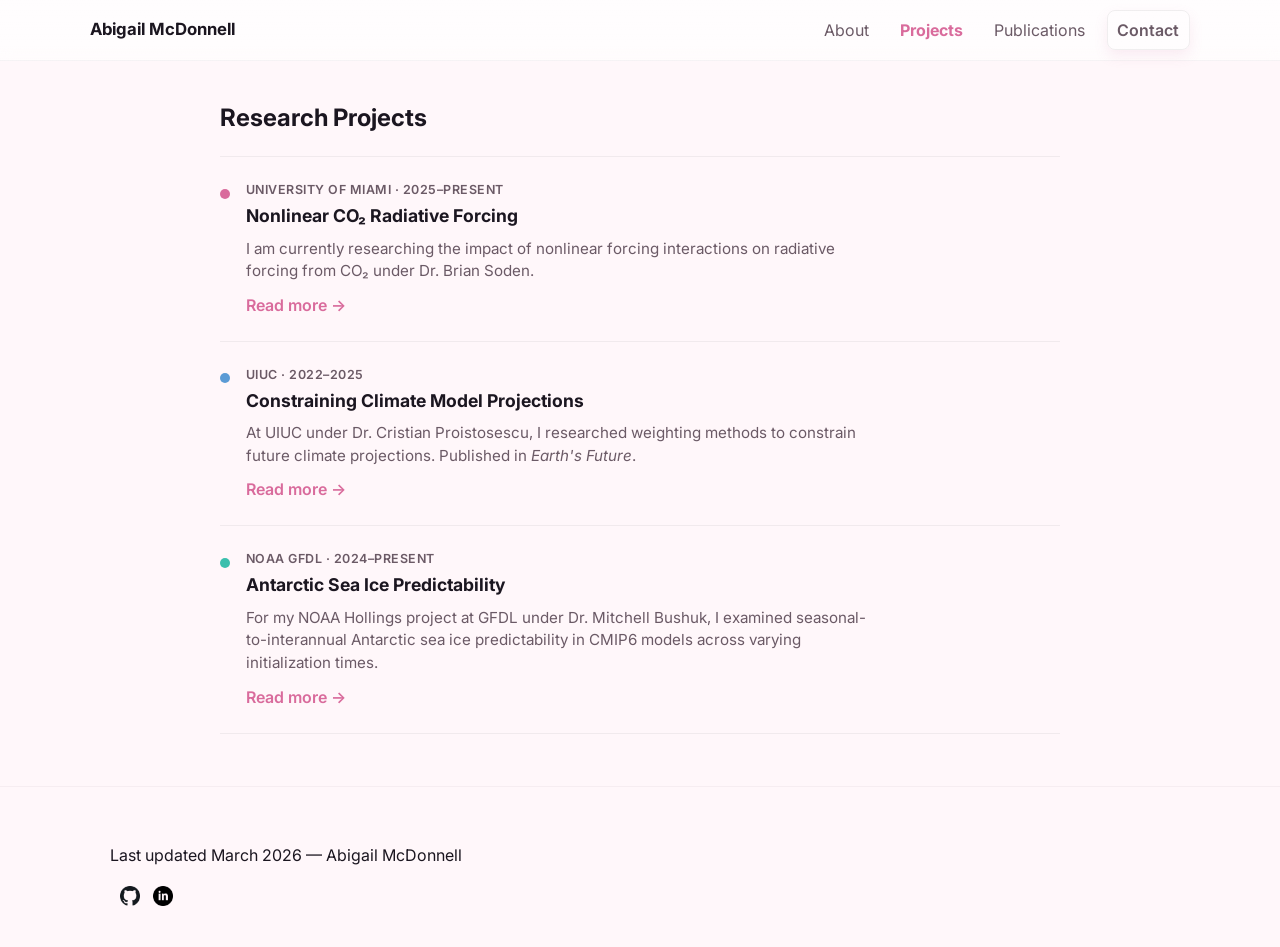
<file: projects.html>
<!doctype html>
<html lang="en">
<head>
  <meta charset="utf-8" />
  <meta name="viewport" content="width=device-width,initial-scale=1" />
  <title>Projects — Abigail McDonnell</title>
  <meta name="description" content="Projects by Abigail McDonnell" />
  <link rel="stylesheet" href="index.css" />
  <link href="https://fonts.googleapis.com/css2?family=Inter:wght@300;400;600;700&display=swap" rel="stylesheet">
</head>
<body>
  <header class="site-header">
    <div class="container header-inner">
      <div class="brand"><a href="index.html" class="brand-link">Abigail McDonnell</a></div>
      <nav class="main-nav" aria-label="Primary">
        <ul class="nav-list">
          <li><a href="about.html">About</a></li>
          <li><a href="projects.html" class="active">Projects</a></li>
          <li><a href="publications.html">Publications</a></li>
          <li><a href="contact.html" class="btn btn--outline">Contact</a></li>
        </ul>
      </nav>
    </div>
  </header>

  <main class="container narrow">
    <section class="projects">
      <h1>Research Projects</h1>

      <ul class="proj-list">

        <li class="proj-list-item">
          <div class="proj-list-dot dot-pink"></div>
          <div class="proj-list-body">
            <div class="proj-list-meta">University of Miami · 2025–Present</div>
            <h2 class="proj-list-title">Nonlinear CO₂ Radiative Forcing</h2>
            <p class="proj-list-desc">I am currently researching the impact of nonlinear forcing interactions on radiative forcing from CO₂ under Dr. Brian Soden.</p>
            <a href="project-co2.html" class="link">Read more →</a>
          </div>
        </li>

        <li class="proj-list-item">
          <div class="proj-list-dot dot-blue"></div>
          <div class="proj-list-body">
            <div class="proj-list-meta">UIUC · 2022–2025</div>
            <h2 class="proj-list-title">Constraining Climate Model Projections</h2>
            <p class="proj-list-desc">At UIUC under Dr. Cristian Proistosescu, I researched weighting methods to constrain future climate projections. Published in <em>Earth's Future</em>.</p>
            <a href="project-constraints.html" class="link">Read more →</a>
          </div>
        </li>

        <li class="proj-list-item">
          <div class="proj-list-dot dot-teal"></div>
          <div class="proj-list-body">
            <div class="proj-list-meta">NOAA GFDL · 2024–Present</div>
            <h2 class="proj-list-title">Antarctic Sea Ice Predictability</h2>
            <p class="proj-list-desc">For my NOAA Hollings project at GFDL under Dr. Mitchell Bushuk, I examined seasonal-to-interannual Antarctic sea ice predictability in CMIP6 models across varying initialization times.</p>
            <a href="project-seaice.html" class="link">Read more →</a>
          </div>
        </li>

        <!-- <li class="proj-list-item">
          <div class="proj-list-dot dot-amber"></div>
          <div class="proj-list-body">
            <div class="proj-list-meta">Georgia Tech REU · 2023</div>
            <h2 class="proj-list-title">Tropical Precipitation Projections</h2>
            <p class="proj-list-desc">Studied tropical precipitation projections in relation to present-day sea surface temperatures under Prof. Jie He, using a perturbed physics ensemble to identify key model parameters.</p>
            <a href="project-tropical.html" class="link">Read more →</a>
          </div>
        </li> -->

      </ul>

      <!-- <p style="margin-top:2rem;color:var(--muted);font-size:0.85rem">To add a new project: copy a <code>.proj-list-item</code> block and create a matching <code>project-name.html</code> detail page.</p>
    </section> -->
  </main>

  <footer class="site-footer">
    <div class="container footer-inner">
            <div class="footer-left"><p> Last updated March 2026 — Abigail McDonnell
      <div class="footer-right">
        <a href="https://github.com/abigailmcdonnell"><img src="./images/github_black.png" alt="GitHub" class="icon"></a>
        <a href="https://www.linkedin.com/in/ammcdonnell" aria-label="LinkedIn"><img src="./images/linkedin_black.png" alt="LinkedIn" class="icon"></a>
      </div>
    </div>
  </footer>
</body>
</html>
</file>
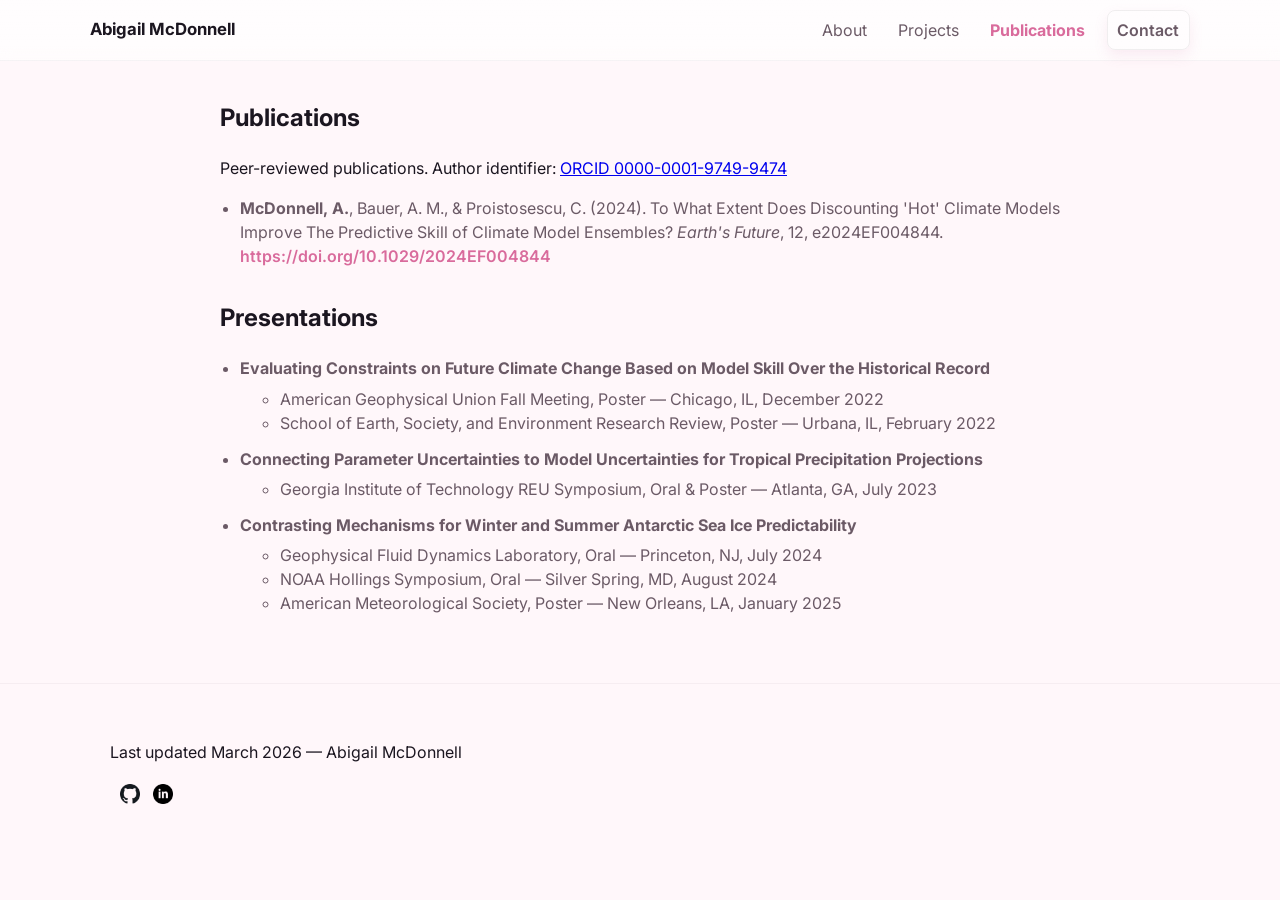
<file: publications.html>
<!doctype html>
<html lang="en">
<head>
  <meta charset="utf-8" />
  <meta name="viewport" content="width=device-width,initial-scale=1" />
  <title>Publications — Abigail McDonnell</title>
  <meta name="description" content="Publications by Abigail McDonnell" />
  <link rel="stylesheet" href="index.css" />
  <link href="https://fonts.googleapis.com/css2?family=Inter:wght@300;400;600;700&display=swap" rel="stylesheet">
</head>
<body>
  <header class="site-header">
    <div class="container header-inner">
      <div class="brand"><a href="index.html" class="brand-link">Abigail McDonnell</a></div>
      <nav class="main-nav" aria-label="Primary">
        <ul class="nav-list">
          <li><a href="about.html">About</a></li>
          <li><a href="projects.html">Projects</a></li>
          <li><a href="publications.html" class="active">Publications</a></li>
          <li><a href="contact.html" class="btn btn--outline">Contact</a></li>
        </ul>
      </nav>
    </div>
  </header>

  <main class="container narrow">
    <section class="publications">
      <h1>Publications</h1>
      <p>Peer-reviewed publications. Author identifier: <a href="https://orcid.org/0000-0001-9749-9474" target="_blank" rel="noopener">ORCID 0000-0001-9749-9474</a></p>

      <ul class="pub-list">
        <li>
          <strong>McDonnell, A.</strong>, Bauer, A. M., &amp; Proistosescu, C. (2024). To What Extent Does Discounting 'Hot' Climate Models Improve The Predictive Skill of Climate Model Ensembles? <em>Earth's Future</em>, 12, e2024EF004844.
          <a href="https://doi.org/10.1029/2024EF004844" target="_blank" rel="noopener" class="link">https://doi.org/10.1029/2024EF004844</a>
        </li>
      </ul>

      <h2 style="margin-top:2rem">Presentations</h2>
      <ul class="pub-list">
        <li><strong>Evaluating Constraints on Future Climate Change Based on Model Skill Over the Historical Record</strong>
          <ul style="margin-top:0.4rem">
            <li>American Geophysical Union Fall Meeting, Poster — Chicago, IL, December 2022</li>
            <li>School of Earth, Society, and Environment Research Review, Poster — Urbana, IL, February 2022</li>
          </ul>
        </li>
        <li style="margin-top:0.75rem"><strong>Connecting Parameter Uncertainties to Model Uncertainties for Tropical Precipitation Projections</strong>
          <ul style="margin-top:0.4rem">
            <li>Georgia Institute of Technology REU Symposium, Oral &amp; Poster — Atlanta, GA, July 2023</li>
          </ul>
        </li>
        <li style="margin-top:0.75rem"><strong>Contrasting Mechanisms for Winter and Summer Antarctic Sea Ice Predictability</strong>
          <ul style="margin-top:0.4rem">
            <li>Geophysical Fluid Dynamics Laboratory, Oral — Princeton, NJ, July 2024</li>
            <li>NOAA Hollings Symposium, Oral — Silver Spring, MD, August 2024</li>
            <li>American Meteorological Society, Poster — New Orleans, LA, January 2025</li>
          </ul>
        </li>
      </ul>
    </section>
  </main>

  <footer class="site-footer">
    <div class="container footer-inner">
            <div class="footer-left"><p> Last updated March 2026 — Abigail McDonnell
      <div class="footer-right">
        <a href="https://github.com/abigailmcdonnell"><img src="./images/github_black.png" alt="GitHub" class="icon"></a>
        <a href="https://www.linkedin.com/in/ammcdonnell" aria-label="LinkedIn"><img src="./images/linkedin_black.png" alt="LinkedIn" class="icon"></a>
      </div>
    </div>
  </footer>
</body>
</html>
</file>
<file: index.css>
:root{
  --bg:#fff7fa;        /* soft light pink background */
  --card:#ffffff;
  --text:#1b1620;
  --muted:#6b5a66;
  --accent:#d96b9c;    /* rosy pink */
  --accent-2:#f3b3cd;  /* lighter rose */
  --glass: rgba(255,255,255,0.7);
  --radius:12px;
  --max-width:1100px;
  --gap:1.25rem;
  --shadow: 0 8px 24px rgba(27,22,32,0.06);
  font-family: 'Inter', system-ui, -apple-system, "Segoe UI", Roboto, "Helvetica Neue", Arial;
  color-scheme: light;
}

*{box-sizing:border-box}
html,body{height:100%}
body{
  margin:0;
  background:var(--bg);
  color:var(--text);
  -webkit-font-smoothing:antialiased;
  line-height:1.5;
  font-size:16px;
}

/* layout */
.container{max-width:var(--max-width);margin:0 auto;padding:1.25rem}
.narrow{max-width:880px}
.header-inner, .footer-inner{display:flex;align-items:center;justify-content:space-between;gap:1rem}
.brand-link{font-weight:700;color:var(--text);text-decoration:none;font-size:1.05rem}

/* header */
.site-header{
  background: linear-gradient(180deg, rgba(255,255,255,0.75), rgba(255,255,255,0.65));
  position: sticky;
  top:0;
  backdrop-filter: blur(6px);
  border-bottom:1px solid rgba(27,22,32,0.04);
  z-index:40;
}
.header-inner{padding:0.6rem 0}

/* nav */
.main-nav .nav-list{list-style:none;margin:0;padding:0;display:flex;gap:0.75rem;align-items:center}
.main-nav a{color:var(--muted);text-decoration:none;padding:0.45rem 0.6rem;border-radius:8px;display:inline-block}
.main-nav a:hover{color:var(--accent);background:transparent}
.main-nav a.active{color:var(--accent);font-weight:700}

/* buttons */
.btn{background:var(--accent);color:#fff;padding:0.55rem 0.9rem;border-radius:10px;text-decoration:none;display:inline-block;font-weight:600;box-shadow:0 6px 14px rgba(217,107,156,0.12)}
.btn--ghost{background:transparent;border:1px solid rgba(217,107,156,0.12);color:var(--accent)}
.btn--outline{background:transparent;border:1px solid rgba(0,0,0,0.06);padding:0.4rem 0.7rem;border-radius:8px}

/* hero with clouds background (place images/clouds.jpg into images/) */
.hero{padding:3rem 0;text-align:left;border-radius:14px;overflow:hidden;position:relative;margin:0.5rem 0}
.hero--clouds{
  background: linear-gradient(180deg, rgba(243,179,205,0.18), rgba(255,255,255,0.8));
  display:flex;
  flex-direction:column;
  gap:1rem;
  padding:3rem;
  box-shadow:var(--shadow);
}
.hero--clouds::before{
  content:"";
  position:absolute;inset:0;
  background-image:url('./images/clouds.jpg');
  background-position:center;
  background-size:cover;
  opacity:0.16;
  filter:blur(2px) saturate(0.9);
  pointer-events:none;
}
.hero h1{position:relative;font-size:2.1rem;margin:0 0 0.5rem}
.lede{position:relative;color:var(--muted);max-width:70ch;font-size:1.05rem;margin-bottom:1rem}
.hero-actions{display:flex;gap:0.75rem;position:relative}

/* cards & grids */
.grid{display:grid;gap:var(--gap)}
.grid--3{grid-template-columns:repeat(auto-fit,minmax(220px,1fr))}
.card{background:var(--card);padding:1rem;border-radius:var(--radius);box-shadow:var(--shadow)}
.card h3{margin:0 0 0.5rem}
.card p{color:var(--muted);margin:0 0 0.5rem}
.link{color:var(--accent);text-decoration:none;font-weight:600}

/* about */
.about-grid{display:grid;grid-template-columns:1fr 300px;gap:1.25rem;align-items:center}
.about-photo img{width:100%;height:auto;border-radius:12px;box-shadow:var(--shadow)}

/* projects: tabs */
.tabs{background:transparent;margin-top:0.5rem}
.tab-list{display:flex;gap:0.5rem;flex-wrap:wrap}
.tab-btn{
  background:transparent;border:none;padding:0.6rem 0.9rem;border-radius:10px;cursor:pointer;font-weight:600;color:var(--muted)
}
.tab-btn.active{background:linear-gradient(90deg,var(--accent),var(--accent-2));color:white;box-shadow:0 8px 20px rgba(217,107,156,0.12)}
.tab-panel{display:none;background:var(--card);padding:1rem;border-radius:12px;margin-top:0.75rem;box-shadow:var(--shadow)}
.tab-panel.active{display:block}

/* project cards fallback */
.projects-grid{display:grid;grid-template-columns:repeat(auto-fit,minmax(260px,1fr));gap:1rem}
.proj-card{background:var(--card);border-radius:12px;overflow:hidden;box-shadow:var(--shadow);display:flex;flex-direction:column}
.proj-media img{width:100%;height:160px;object-fit:cover}
.proj-body{padding:1rem}

/* project tag label */
.proj-tag{font-size:0.8rem;font-weight:400;color:var(--muted);margin-left:0.5rem}
.proj-details{background:var(--bg);border-radius:8px;padding:0.75rem 1rem;margin:0.75rem 0}

/* publications */
.pub-list{padding-left:1.25rem;color:var(--muted)}

/* footer */
.site-footer{padding:1.25rem 0;border-top:1px solid rgba(27,22,32,0.04);margin-top:2rem}
.footer-inner{align-items:center}
.icon{width:20px;height:20px;margin-left:0.6rem;vertical-align:middle}

/* responsive */
@media (max-width:820px){
  .about-grid{grid-template-columns:1fr}
  .hero h1{font-size:1.6rem}
  .main-nav .nav-list{gap:0.5rem}
}
/* ─────────────────────────────────────────
   HERO SPLIT LAYOUT
───────────────────────────────────────── */
.hero-split {
  display: grid;
  grid-template-columns: 1fr 420px;
  gap: 2.5rem;
  align-items: center;
  padding: 3rem 0 2.5rem;
}
.hero-eyebrow {
  font-size: 0.8rem;
  font-weight: 600;
  letter-spacing: 0.08em;
  text-transform: uppercase;
  color: var(--accent);
  margin: 0 0 0.75rem;
}
.hero-name {
  font-size: 3rem;
  font-weight: 700;
  line-height: 1.05;
  margin: 0 0 1rem;
}
.hero-lede {
  color: var(--muted);
  font-size: 1rem;
  max-width: 52ch;
  margin-bottom: 1.5rem;
  line-height: 1.65;
}
.hero-actions {
  display: flex;
  gap: 0.6rem;
  flex-wrap: wrap;
  margin-bottom: 1.25rem;
}
.hero-affil {
  font-size: 0.82rem;
  color: var(--muted);
  margin: 0;
}

/* Visual (right column) */
.hero-visual {
  display: flex;
  flex-direction: column;
  gap: 0.75rem;
}
.hero-sky {
  position: relative;
  border-radius: 20px;
  overflow: hidden;
  background: linear-gradient(165deg, #c8e8f8 0%, #e8d5f0 40%, #fce4ec 100%);
  aspect-ratio: 4/3.2;
  display: flex;
  align-items: flex-end;
  justify-content: center;
}
.cloud-svg {
  position: absolute;
  inset: 0;
  width: 100%;
  height: 100%;
  object-fit: cover;
}
.photo-frame {
  position: relative;
  z-index: 2;
  width: 62%;
  max-width: 240px;
  aspect-ratio: 3/4;
  border-radius: 14px 14px 0 0;
  overflow: hidden;
  box-shadow: 0 -8px 30px rgba(27,22,32,0.12);
  background: var(--accent-2);
}
.hero-photo {
  width: 100%;
  height: 100%;
  object-fit: cover;
  display: block;
}
.photo-initials {
  width: 100%;
  height: 100%;
  align-items: center;
  justify-content: center;
  font-size: 3rem;
  font-weight: 700;
  color: var(--accent);
  background: var(--accent-2);
}

/* Climate figure panel */
.climate-fig {
  background: var(--card);
  border-radius: var(--radius);
  box-shadow: var(--shadow);
  padding: 0.75rem 1rem 0.5rem;
}
.climate-fig svg {
  width: 100%;
  height: auto;
  display: block;
}
.fig-caption {
  font-size: 0.72rem;
  color: var(--muted);
  text-align: center;
  margin: 0.3rem 0 0;
}

/* ─────────────────────────────────────────
   PROJECT ACCORDION
───────────────────────────────────────── */
.proj-accordion {
  display: flex;
  flex-direction: column;
  gap: 0.5rem;
}
.proj-item {
  background: var(--card);
  border-radius: var(--radius);
  box-shadow: var(--shadow);
  overflow: hidden;
  transition: box-shadow 0.2s;
}
.proj-item.open {
  box-shadow: 0 10px 30px rgba(217,107,156,0.1);
}
.proj-header {
  width: 100%;
  display: flex;
  align-items: center;
  justify-content: space-between;
  padding: 1rem 1.25rem;
  background: none;
  border: none;
  cursor: pointer;
  text-align: left;
  gap: 1rem;
}
.proj-header:hover { background: rgba(217,107,156,0.04); }
.proj-header-left {
  display: flex;
  align-items: center;
  gap: 0.85rem;
}
.proj-dot {
  width: 10px;
  height: 10px;
  border-radius: 50%;
  flex-shrink: 0;
}
.dot-pink  { background: var(--accent); }
.dot-blue  { background: #5b9bd5; }
.dot-teal  { background: #3bbfad; }
.dot-amber { background: #e09c3a; }
.proj-title {
  display: block;
  font-weight: 600;
  font-size: 0.97rem;
  color: var(--text);
}
.proj-meta {
  display: block;
  font-size: 0.8rem;
  color: var(--muted);
  margin-top: 0.1rem;
}
.proj-chevron {
  font-size: 1.4rem;
  color: var(--muted);
  transition: transform 0.2s;
  line-height: 1;
  flex-shrink: 0;
}
.proj-item.open .proj-chevron { transform: rotate(90deg); }
.proj-body {
  padding: 0 1.25rem 1.25rem 3rem;
}
.proj-summary p { color: var(--muted); margin: 0 0 0.75rem; }
.proj-details-box {
  background: var(--bg);
  border-radius: 8px;
  padding: 0.75rem 1rem;
  margin: 0.5rem 0 0.75rem;
  border-left: 3px solid var(--accent-2);
}

/* ─────────────────────────────────────────
   RESPONSIVE
───────────────────────────────────────── */
@media (max-width: 900px) {
  .hero-split {
    grid-template-columns: 1fr;
    gap: 1.5rem;
  }
  .hero-name { font-size: 2.2rem; }
  .hero-visual { max-width: 380px; margin: 0 auto; width: 100%; }
}

/* ─────────────────────────────────────────
   HOBBY PHOTOS (index.html)
───────────────────────────────────────── */
.hobby-section {
  margin: 0.5rem 0 2rem;
}
.hobby-heading {
  margin-bottom: 1rem;
}
.hobby-grid {
  display: grid;
  grid-template-columns: repeat(3, 1fr);
  gap: 0.85rem;
}
.hobby-card {
  display: flex;
  flex-direction: column;
  gap: 0.4rem;
}
.hobby-img-wrap {
  border-radius: var(--radius);
  overflow: hidden;
  aspect-ratio: 4/3;
  background: linear-gradient(135deg, var(--accent-2) 0%, #fce4ec 100%);
  position: relative;
}
.hobby-img-wrap img {
  width: 100%;
  height: 100%;
  object-fit: cover;
  display: block;
  transition: transform 0.3s ease;
}
.hobby-img-wrap:hover img { transform: scale(1.03); }
.hobby-placeholder {
  position: absolute;
  inset: 0;
  display: flex;
  flex-direction: column;
  align-items: center;
  justify-content: center;
  gap: 0.35rem;
  color: var(--muted);
}
.hobby-placeholder span { font-size: 1.8rem; }
.hobby-placeholder p { margin: 0; font-size: 0.8rem; font-weight: 600; }
.hobby-placeholder code { font-size: 0.72rem; opacity: 0.7; }
.hobby-caption {
  font-size: 0.8rem;
  color: var(--muted);
  margin: 0;
  text-align: center;
}

/* ─────────────────────────────────────────
   PROJECTS LIST (projects.html)
───────────────────────────────────────── */
.proj-list {
  list-style: none;
  padding: 0;
  margin: 0;
  display: flex;
  flex-direction: column;
  gap: 0;
}
.proj-list-item {
  display: flex;
  gap: 1rem;
  align-items: flex-start;
  padding: 1.5rem 0;
  border-bottom: 1px solid rgba(27,22,32,0.06);
}
.proj-list-item:first-child { border-top: 1px solid rgba(27,22,32,0.06); }
.proj-list-dot {
  width: 10px;
  height: 10px;
  border-radius: 50%;
  margin-top: 0.45rem;
  flex-shrink: 0;
}
.dot-pink  { background: var(--accent); }
.dot-blue  { background: #5b9bd5; }
.dot-teal  { background: #3bbfad; }
.dot-amber { background: #e09c3a; }
.proj-list-body { flex: 1; }
.proj-list-meta {
  font-size: 0.78rem;
  color: var(--muted);
  margin: 0 0 0.2rem;
  text-transform: uppercase;
  letter-spacing: 0.04em;
  font-weight: 600;
}
.proj-list-title {
  font-size: 1.1rem;
  font-weight: 700;
  margin: 0 0 0.5rem;
}
.proj-list-desc {
  color: var(--muted);
  margin: 0 0 0.6rem;
  font-size: 0.95rem;
  max-width: 62ch;
}

/* ─────────────────────────────────────────
   PROJECT DETAIL PAGES
───────────────────────────────────────── */
.proj-back {
  display: inline-block;
  color: var(--muted);
  text-decoration: none;
  font-size: 0.88rem;
  margin-bottom: 1.5rem;
}
.proj-back:hover { color: var(--accent); }
.proj-detail-header {
  display: flex;
  gap: 0.85rem;
  align-items: flex-start;
  margin-bottom: 2rem;
  padding-bottom: 1.5rem;
  border-bottom: 1px solid rgba(27,22,32,0.07);
}
.proj-detail-title {
  font-size: 1.8rem;
  margin: 0;
  line-height: 1.2;
}
.proj-detail-section {
  margin-bottom: 2rem;
}
.proj-detail-section h2 {
  font-size: 1rem;
  font-weight: 700;
  text-transform: uppercase;
  letter-spacing: 0.06em;
  color: var(--muted);
  margin: 0 0 0.75rem;
}
.proj-detail-section p { color: var(--muted); }
.proj-figure {
  margin: 1.25rem 0;
  background: var(--card);
  border-radius: var(--radius);
  box-shadow: var(--shadow);
  overflow: hidden;
}
.proj-figure img {
  width: 100%;
  height: auto;
  display: block;
}
.proj-figure figcaption {
  padding: 0.6rem 1rem;
  font-size: 0.82rem;
  color: var(--muted);
}
.proj-links-list {
  list-style: none;
  padding: 0;
  margin: 0;
  display: flex;
  flex-direction: column;
  gap: 0.4rem;
}
.proj-nav {
  display: flex;
  justify-content: space-between;
  align-items: center;
  padding: 1.5rem 0;
  border-top: 1px solid rgba(27,22,32,0.07);
  margin-top: 1rem;
  gap: 0.75rem;
}
.proj-nav-link {
  color: var(--muted);
  text-decoration: none;
  font-size: 0.88rem;
  font-weight: 600;
}
.proj-nav-link:hover { color: var(--accent); }
.proj-nav-all {
  font-size: 0.8rem;
  color: var(--muted);
  opacity: 0.7;
}

/* ─────────────────────────────────────────
   GRFP NOTE (about.html)
───────────────────────────────────────── */
.grfp-note {
  margin-top: 2rem;
  padding: 0.85rem 1rem;
  border-left: 3px solid var(--accent-2);
  border-radius: 0 8px 8px 0;
  background: rgba(243,179,205,0.12);
}
.grfp-note p {
  margin: 0;
  font-size: 0.88rem;
  color: var(--muted);
}
.grfp-note a { color: var(--accent); }

/* ─────────────────────────────────────────
   RESPONSIVE ADDITIONS
───────────────────────────────────────── */
@media (max-width: 700px) {
  .hobby-grid { grid-template-columns: 1fr 1fr; }
  .hobby-grid .hobby-card:last-child { grid-column: span 2; }
  .proj-detail-title { font-size: 1.4rem; }
}
@media (max-width: 480px) {
  .hobby-grid { grid-template-columns: 1fr; }
  .hobby-grid .hobby-card:last-child { grid-column: auto; }
}
</file>
